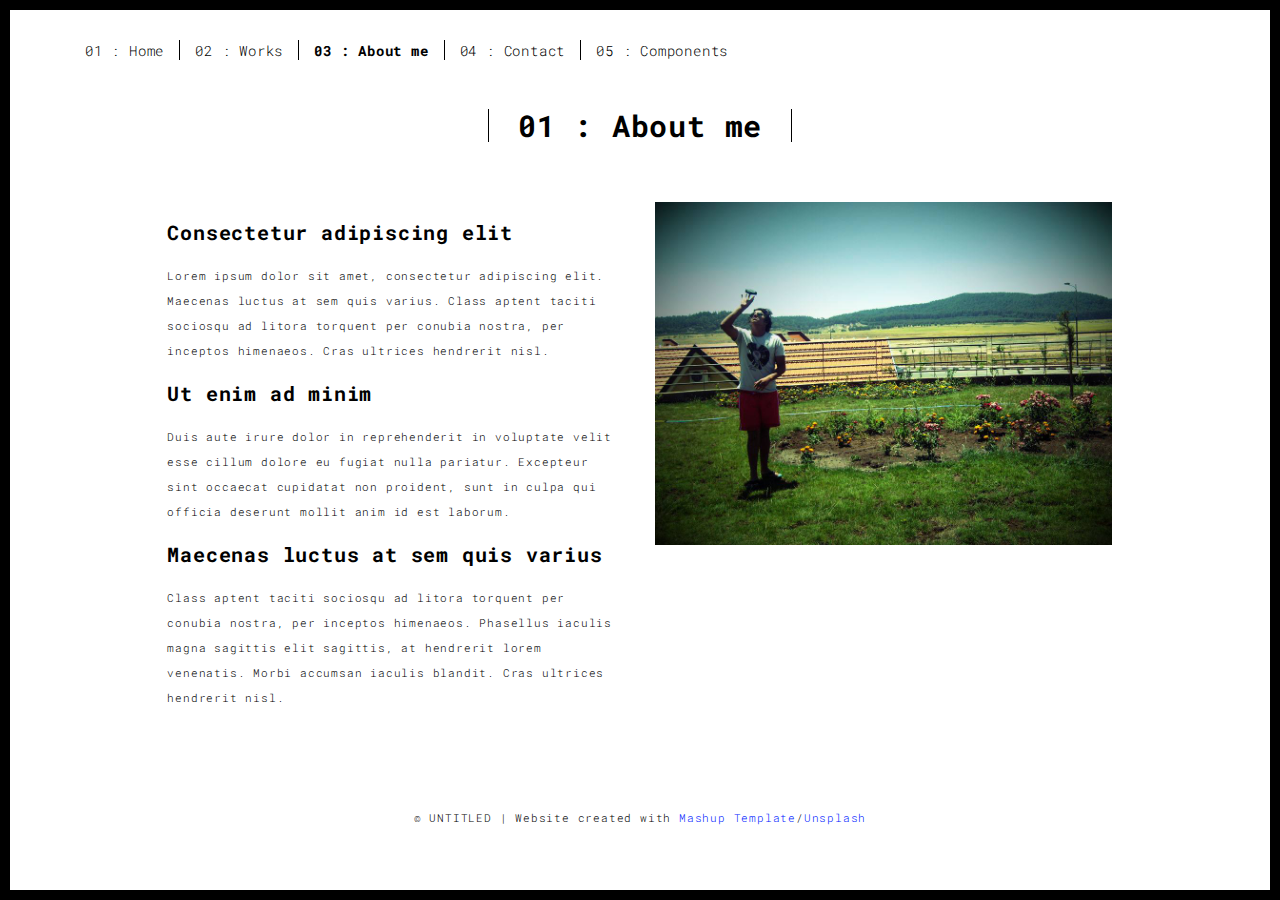
<file: about.html>
<!DOCTYPE html>
<html lang="en">

<head>
  <meta charset="UTF-8">
  <meta content="IE=edge" http-equiv="X-UA-Compatible">
  <meta content="width=device-width,initial-scale=1" name="viewport">
  <meta content="description" name="description">
  <meta name="google" content="notranslate" />
  <meta content="Mashup templates have been developped by Orson.io team" name="author">

  <!-- Disable tap highlight on IE -->
  <meta name="msapplication-tap-highlight" content="no">
  
  <link rel="apple-touch-icon" sizes="180x180" href="apple-icon-180x180.png">
  <link href="favicon.ico" rel="icon">

  <title>About</title>  

<link href="./main.3f6952e4.css" rel="stylesheet"></head>

<body class="">
<div id="site-border-left"></div>
<div id="site-border-right"></div>
<div id="site-border-top"></div>
<div id="site-border-bottom"></div>
 <!-- Add your content of header -->
<header>
  <nav class="navbar  navbar-fixed-top navbar-default">
    <div class="container">
        <button type="button" class="navbar-toggle collapsed" data-toggle="collapse" data-target="#navbar-collapse" aria-expanded="false">
          <span class="sr-only">Toggle navigation</span>
          <span class="icon-bar"></span>
          <span class="icon-bar"></span>
          <span class="icon-bar"></span>
        </button>

      <div class="collapse navbar-collapse" id="navbar-collapse">
        <ul class="nav navbar-nav ">
          <li><a href="./index.html" title="">01 : Home</a></li>
          <li><a href="./works.html" title="">02 : Works</a></li>
          <li><a href="./about.html" title="">03 : About me</a></li>
          <li><a href="./contact.html" title="">04 : Contact</a></li>
          <li><a href="./components.html" title="">05 : Components</a></li>
        </ul>


      </div> 
    </div>
  </nav>
</header>

<div class="section-container">
    <div class="container">
      <div class="row">
        <div class="col-xs-12">
          <div class="section-container-spacer text-center">
            <h1 class="h2">01 : About me</h1>
          </div>
          
          <div class="row">
            <div class="col-md-10 col-md-offset-1">
              <div class="row">
                <div class="col-xs-12 col-md-6">
                  <h3>Consectetur adipiscing elit</h3>
                  <p>Lorem ipsum dolor sit amet, consectetur adipiscing elit. Maecenas luctus at sem quis varius. 
                  Class aptent taciti sociosqu ad litora torquent per conubia nostra, per inceptos himenaeos. Cras ultrices hendrerit nisl.</p>
                  <h3>Ut enim ad minim </h3>
                  <p>Duis aute irure dolor in reprehenderit in voluptate velit esse
                  cillum dolore eu fugiat nulla pariatur. Excepteur sint occaecat cupidatat non
                  proident, sunt in culpa qui officia deserunt mollit anim id est laborum. 
                  <h3>Maecenas luctus at sem quis varius</h3>
                  <p>
                  Class aptent taciti sociosqu ad litora torquent per conubia nostra, per inceptos himenaeos. Phasellus iaculis magna sagittis elit sagittis, at hendrerit lorem venenatis. Morbi accumsan iaculis blandit. Cras ultrices hendrerit nisl.</p>
                </div>
                <div class="col-xs-12 col-md-6">
                  <img src="profil.jpg" class="img-responsive"  height="1000" width="600" alt="">
                </div>
              </div>
            </div>
          </div>
          
          
       </div>
      </div>
    </div>
  </div>


<footer class="footer-container text-center">
  <div class="container">
    <div class="row">
      <div class="col-xs-12">
        <p>© UNTITLED | Website created with <a href="http://www.mashup-template.com/" title="Create website with free html template">Mashup Template</a>/<a href="https://www.unsplash.com/" title="Beautiful Free Images">Unsplash</a></p>
      </div>
    </div>
  </div>
</footer>

<script>
  document.addEventListener("DOMContentLoaded", function (event) {
     navActivePage();
  });
</script>

<!-- Google Analytics: change UA-XXXXX-X to be your site's ID 

<script>
  (function (i, s, o, g, r, a, m) {
    i['GoogleAnalyticsObject'] = r; i[r] = i[r] || function () {
      (i[r].q = i[r].q || []).push(arguments)
    }, i[r].l = 1 * new Date(); a = s.createElement(o),
      m = s.getElementsByTagName(o)[0]; a.async = 1; a.src = g; m.parentNode.insertBefore(a, m)
  })(window, document, 'script', '//www.google-analytics.com/analytics.js', 'ga');
  ga('create', 'UA-XXXXX-X', 'auto');
  ga('send', 'pageview');
</script>

--> <script type="text/javascript" src="./main.70a66962.js"></script></body>

</html>
</file>
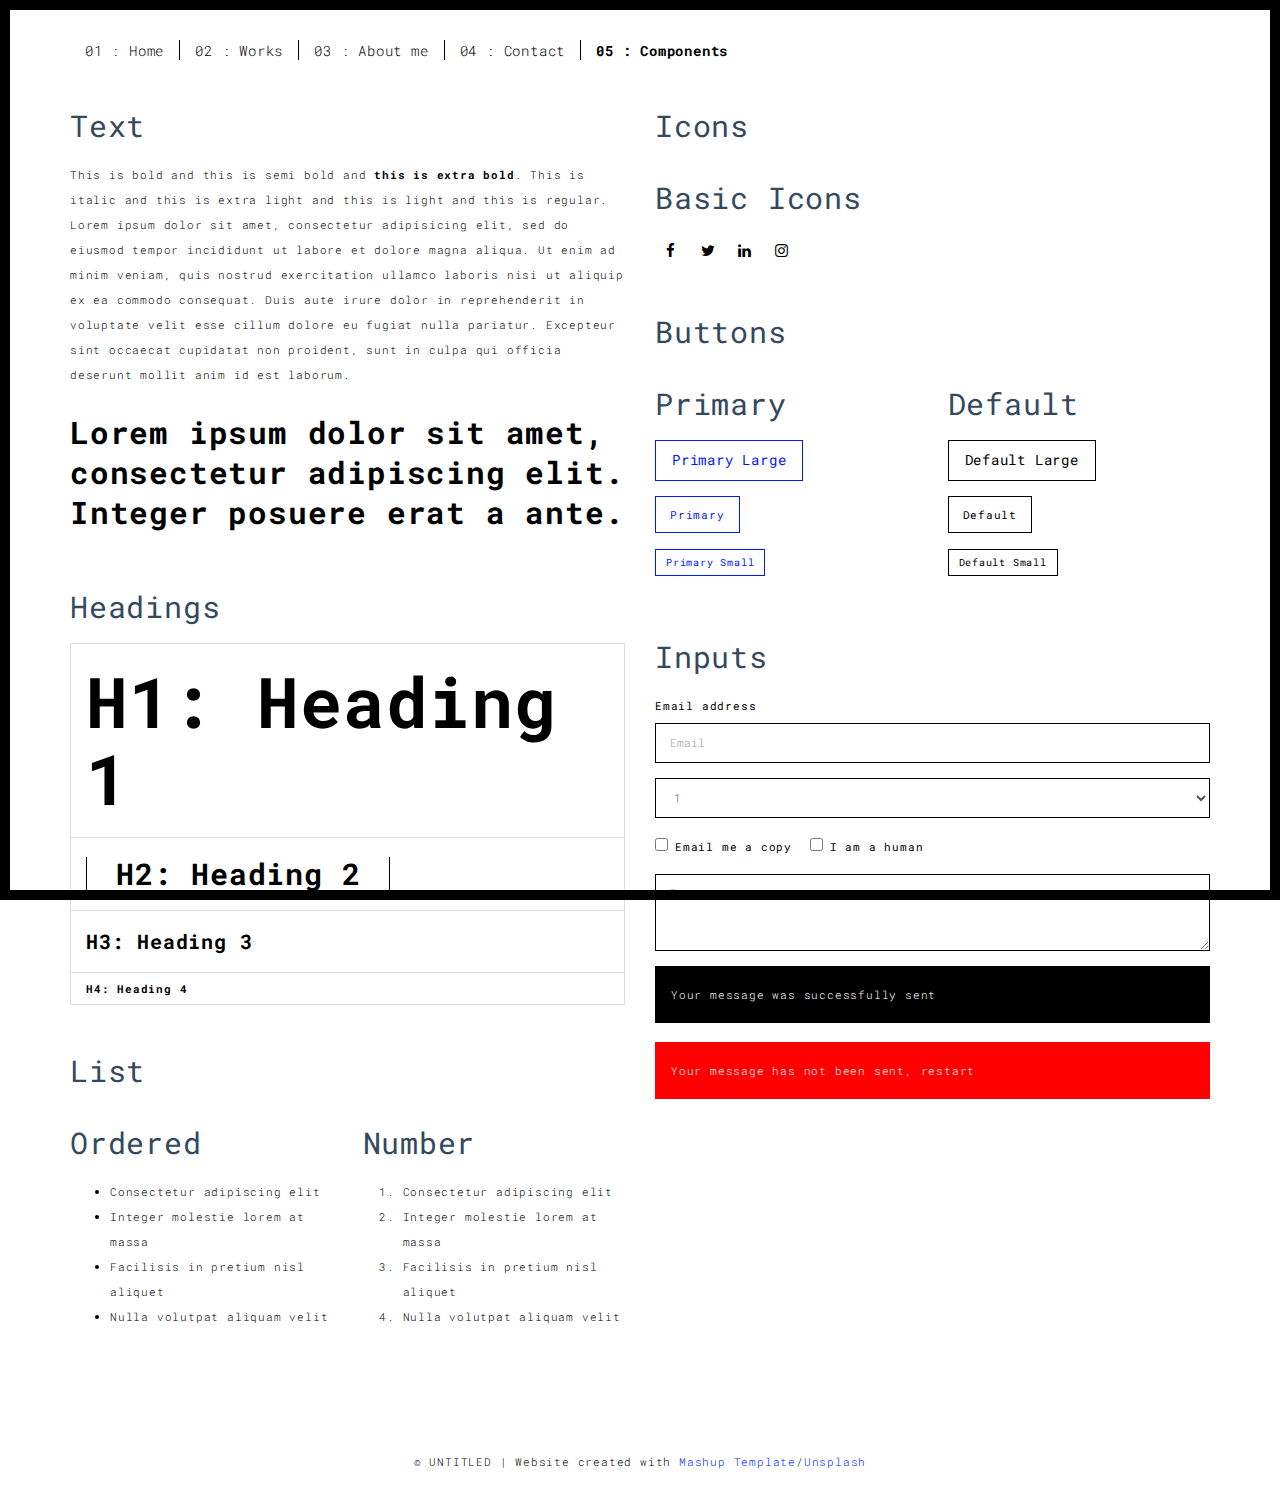
<file: components.html>
<!DOCTYPE html>
<html lang="en">

<head>
  <meta charset="UTF-8">
  <meta content="IE=edge" http-equiv="X-UA-Compatible">
  <meta content="width=device-width,initial-scale=1" name="viewport">
  <meta content="description" name="description">
  <meta name="google" content="notranslate" />
  <meta content="Mashup templates have been developped by Orson.io team" name="author">

  <!-- Disable tap highlight on IE -->
  <meta name="msapplication-tap-highlight" content="no">
  
  <link rel="apple-touch-icon" sizes="180x180" href="apple-icon-180x180.png">
  <link href="favicon.ico" rel="icon">

  <title>Components</title>  

<link href="./main.3f6952e4.css" rel="stylesheet"></head>

<body class="">
<div id="site-border-left"></div>
<div id="site-border-right"></div>
<div id="site-border-top"></div>
<div id="site-border-bottom"></div>
 <!-- Add your content of header -->
<header>
  <nav class="navbar  navbar-fixed-top navbar-default">
    <div class="container">
        <button type="button" class="navbar-toggle collapsed" data-toggle="collapse" data-target="#navbar-collapse" aria-expanded="false">
          <span class="sr-only">Toggle navigation</span>
          <span class="icon-bar"></span>
          <span class="icon-bar"></span>
          <span class="icon-bar"></span>
        </button>

      <div class="collapse navbar-collapse" id="navbar-collapse">
        <ul class="nav navbar-nav ">
          <li><a href="./index.html" title="">01 : Home</a></li>
          <li><a href="./works.html" title="">02 : Works</a></li>
          <li><a href="./about.html" title="">03 : About me</a></li>
          <li><a href="./contact.html" title="">04 : Contact</a></li>
          <li><a href="./components.html" title="">05 : Components</a></li>
        </ul>


      </div> 
    </div>
  </nav>
</header>

<div class="section-container">
  
<!-- Add your site or app content here -->
  <div class="container">
    <div class="row">
      <div class="col-xs-12 col-md-6">

        <div class="template-example">
          <h2 class="template-title-example">Text</h2>
          <p>This is bold and this is semi bold and <b>this is extra bold</b>. This is italic and this is extra light and this is light
          and this is regular. Lorem ipsum dolor sit amet, consectetur adipisicing elit, sed do eiusmod
          tempor incididunt ut labore et dolore magna aliqua. Ut enim ad minim veniam,
          quis nostrud exercitation ullamco laboris nisi ut aliquip ex ea commodo
          consequat. Duis aute irure dolor in reprehenderit in voluptate velit esse
          cillum dolore eu fugiat nulla pariatur. Excepteur sint occaecat cupidatat non
          proident, sunt in culpa qui officia deserunt mollit anim id est laborum.

          <blockquote>
            <p>Lorem ipsum dolor sit amet, consectetur adipiscing elit. Integer posuere erat a ante.</p>
          </blockquote>
          
          </p>
        </div>

        <div class="template-example">
          <h2 class="template-title-example">Headings</h2>
          
          <table class="table table-bordered">
            <tr><td><h1>H1: Heading 1</h1></td></tr>
            <tr><td><h2>H2: Heading 2</h2></td></tr>
            <tr><td><h3>H3: Heading 3</h3></td></tr>
            <tr><td><h4>H4: Heading 4</h4></td></tr>
          </table>
          
        </div>

        
        <div class="template-example">
          <h2 class="template-title-example">List</h2>
          <div class="row">
            <div class="col-md-6">
              <h3 class="template-title-example">Ordered</h3>
              <ul>
                <li>Consectetur adipiscing elit</li>
                <li>Integer molestie lorem at massa</li>
                <li>Facilisis in pretium nisl aliquet</li>
                <li>Nulla volutpat aliquam velit</li>
              </ul>
            </div>
            <div class="col-md-6">
              <h3 class="template-title-example">Number</h3>
              <ol>
                <li>Consectetur adipiscing elit</li>
                <li>Integer molestie lorem at massa</li>
                <li>Facilisis in pretium nisl aliquet</li>
                <li>Nulla volutpat aliquam velit</li>
              </ol>
            </div>
          </div>
        </div>
        
      </div>

      <div class="col-xs-12 col-md-6">
        <div class="template-example">
          <h2 class="template-title-example">Icons</h2>
          
          <div class="row">
            
            <div class="col-md-6">
               <h3 class="template-title-example">Basic Icons</h2>
                <ul class="list-icons">
                  <li>
                    <span class="fa-icon">
                      <i class="fa fa-facebook"></i>
                    </span>
                  </li>
                  <li>
                    <span class="fa-icon">
                      <i class="fa fa-twitter"></i>
                    </span>
                  </li>
                  <li>
                    <span class="fa-icon">
                      <i class="fa fa-linkedin"></i>
                    </span>
                  </li>
                  <li>
                    <span class="fa-icon">
                      <i class="fa fa-instagram"></i>
                    </span>
                  </li>
                </ul>
            </div>

          </div>


          


        </div>

        <div class="template-example">
          <h2 class="template-title-example">Buttons</h2>
          <div class="row">
            <div class="col-md-6">
              <h3 class="template-title-example">Primary</h2>
              <div class="row">
                  <div class="col-md-6">
                  <p><a href="" class="btn btn-primary btn-lg">Primary Large</a></p>
                  <p><a href="" class="btn btn-primary">Primary </a></p>
                  <p><a href="" class="btn btn-primary btn-sm">Primary Small</a></p>
                </div>
              </div>

              
            </div>

            <div class="col-md-6">
              <h3 class="template-title-example">Default</h2>
              <div class="row">
                  <div class="col-md-6">
                  <p><a href="" class="btn btn-default btn-lg">Default Large</a></p>
                  <p><a href="" class="btn btn-default">Default </a></p>
                  <p><a href="" class="btn btn-default btn-sm">Default Small</a></p>
                </div>
              </div>

            </div>
          </div>
        </div>
        
        <div class="template-example">
          <h2 class="template-title-example">Inputs</h2>

            <div class="form-group">
              <label for="exampleInputEmail1">Email address</label>
              <input type="email" class="form-control" id="exampleInputEmail1" placeholder="Email">
            </div>

            <div class="form-group">
              <select class="form-control">
                <option>1</option>
                <option>2</option>
                <option>3</option>
                <option>4</option>
                <option>5</option>
              </select>
            </div>

            <div class="form-group">
              <label class="checkbox-inline">
                <input 
                type="checkbox" id="inlineCheckbox1" value="option1"> Email me a copy
              </label>
              <label class="checkbox-inline">
                <input type="checkbox" id="inlineCheckbox2" value="option2"> I am a human
              </label>
            </div>

            <div class="form-group">
              <textarea class="form-control" rows="3" placeholder="Enter your message"></textarea>
            </div>
            
            <div class="alert alert-success" role="alert">Your message was successfully sent</div>
            <div class="alert alert-danger" role="alert">Your message has not been sent, restart</div>
        </div>




      </div>
    </div>
  </div>
</div>

<footer class="footer-container text-center">
  <div class="container">
    <div class="row">
      <div class="col-xs-12">
        <p>© UNTITLED | Website created with <a href="http://www.mashup-template.com/" title="Create website with free html template">Mashup Template</a>/<a href="https://www.unsplash.com/" title="Beautiful Free Images">Unsplash</a></p>
      </div>
    </div>
  </div>
</footer>

<script>
  document.addEventListener("DOMContentLoaded", function (event) {
     navActivePage();
  });
</script>

<!-- Google Analytics: change UA-XXXXX-X to be your site's ID 

<script>
  (function (i, s, o, g, r, a, m) {
    i['GoogleAnalyticsObject'] = r; i[r] = i[r] || function () {
      (i[r].q = i[r].q || []).push(arguments)
    }, i[r].l = 1 * new Date(); a = s.createElement(o),
      m = s.getElementsByTagName(o)[0]; a.async = 1; a.src = g; m.parentNode.insertBefore(a, m)
  })(window, document, 'script', '//www.google-analytics.com/analytics.js', 'ga');
  ga('create', 'UA-XXXXX-X', 'auto');
  ga('send', 'pageview');
</script>

--> <script type="text/javascript" src="./main.70a66962.js"></script></body>

</html>
</file>
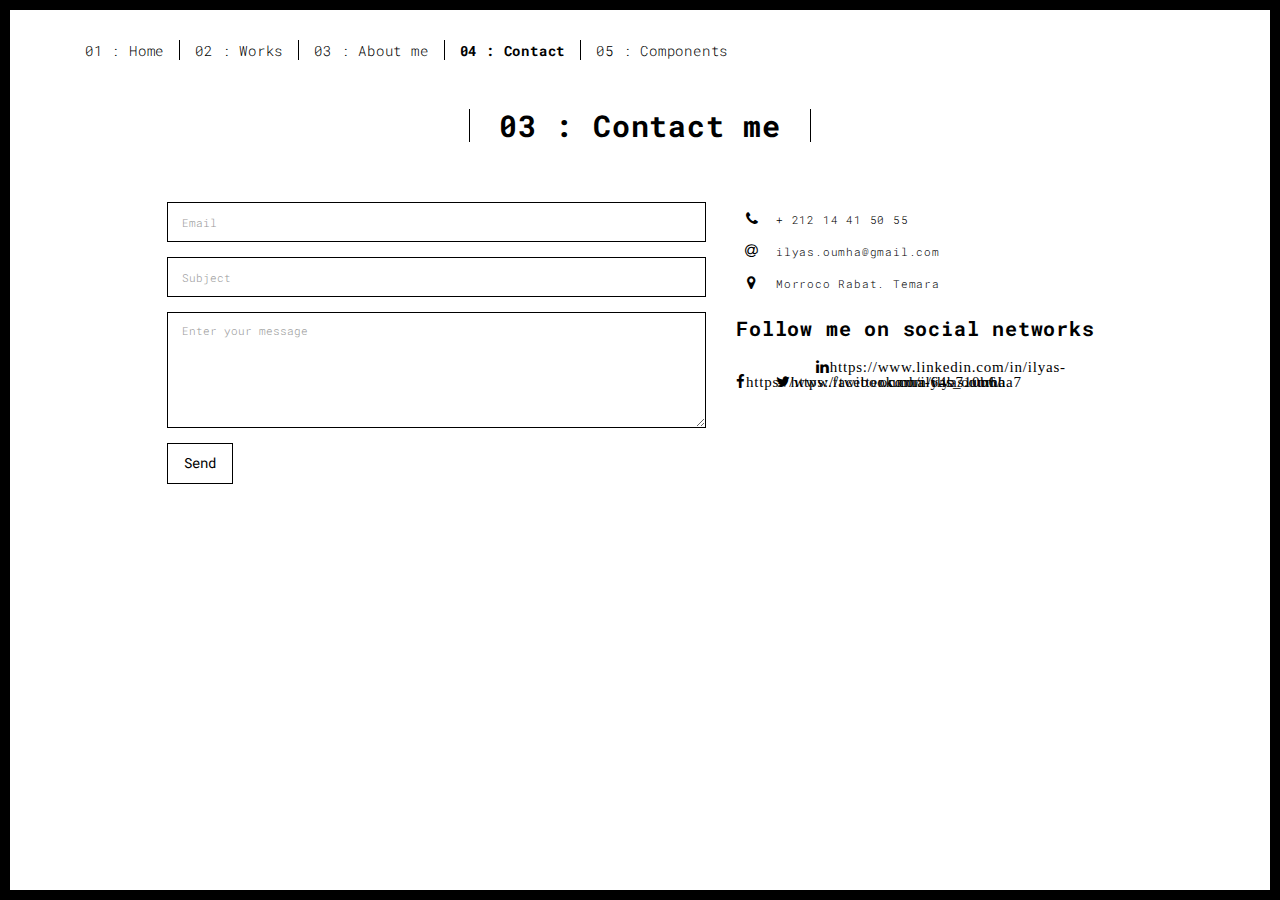
<file: contact.html>
<!DOCTYPE html>
<html lang="en">

<head>
  <meta charset="UTF-8">
  <meta content="IE=edge" http-equiv="X-UA-Compatible">
  <meta content="width=device-width,initial-scale=1" name="viewport">
  <meta content="description" name="description">
  <meta name="google" content="notranslate" />
  <meta content="Mashup templates have been developped by Orson.io team" name="author">

  <!-- Disable tap highlight on IE -->
  <meta name="msapplication-tap-highlight" content="no">
  
  <link rel="apple-touch-icon" sizes="180x180" href="apple-icon-180x180.png">
  <link href="favicon.ico" rel="icon">

  <title>My Contact</title>  

<link href="./main.3f6952e4.css" rel="stylesheet"></head>

<body class="">
<div id="site-border-left"></div>
<div id="site-border-right"></div>
<div id="site-border-top"></div>
<div id="site-border-bottom"></div>
 <!-- Add your content of header -->
<header>
  <nav class="navbar  navbar-fixed-top navbar-default">
    <div class="container">
        <button type="button" class="navbar-toggle collapsed" data-toggle="collapse" data-target="#navbar-collapse" aria-expanded="false">
          <span class="sr-only">Toggle navigation</span>
          <span class="icon-bar"></span>
          <span class="icon-bar"></span>
          <span class="icon-bar"></span>
        </button>

      <div class="collapse navbar-collapse" id="navbar-collapse">
        <ul class="nav navbar-nav ">
          <li><a href="./index.html" title="">01 : Home</a></li>
          <li><a href="./works.html" title="">02 : Works</a></li>
          <li><a href="./about.html" title="">03 : About me</a></li>
          <li><a href="./contact.html" title="">04 : Contact</a></li>
          <li><a href="./components.html" title="">05 : Components</a></li>
        </ul>


      </div> 
    </div>
  </nav>
</header>

<div class="section-container">
    <div class="container">
      <div class="row">
        <div class="col-xs-12">
          <div class="section-container-spacer text-center">
            <h1 class="h2">03 : Contact me</h1>
          </div>
          
          <div class="row">
            <div class="col-md-10 col-md-offset-1">
               <form action="" class="reveal-content">
                  <div class="row">
                    <div class="col-md-7">
                      <div class="form-group">
                        <input type="email" class="form-control" id="email" placeholder="Email">
                      </div>
                      <div class="form-group">
                        <input type="text" class="form-control" id="subject" placeholder="Subject">
                      </div>
                      <div class="form-group">
                        <textarea class="form-control" rows="5" placeholder="Enter your message"></textarea>
                      </div>
                      <button type="submit" class="btn btn-default btn-lg">Send</button>
                    </div>
                    <div class="col-md-5 address-container">
                      <ul class="list-unstyled">
                        <li>
                          <span class="fa-icon">
                            <i class="fa fa-phone" aria-hidden="true"></i>
                          </span>
                          + 212 14 41 50 55
                        </li>
                        <li>
                          <span class="fa-icon">
                            <i class="fa fa-at" aria-hidden="true"></i>
                          </span>
                          ilyas.oumha@gmail.com
                        </li>
                        <li>
                          <span class="fa-icon">
                            <i class="fa fa fa-map-marker" aria-hidden="true"></i>
                          </span>
                          Morroco Rabat. Temara
                        </li>
                      </ul>
                      <h3>Follow me on social networks</h3>
                      <a href="http://www.facebook.com" title="" class="fa-icon">
                        <i class="fa fa-facebook">https://www.facebook.com/ilyas.oumha7</i>
                      </a>
                      <a href="http://www.twitter.com" title="" class="fa-icon">
                        <i class="fa fa-twitter">https://twitter.com/ilyas_oumha</i>
                      </a>

                      <a href="http://www.linkedin.com" title="" class="fa-icon">
                        <i class="fa fa-linkedin">https://www.linkedin.com/in/ilyas-oumha-64b710b6/</i>
                      </a>

                    </div>
                  </div>
                </form>
            </div>

          </div>
         
       </div>
      </div>
    </div>
  </div>



<script>
  document.addEventListener("DOMContentLoaded", function (event) {
     navActivePage();
  });
</script>

<!-- Google Analytics: change UA-XXXXX-X to be your site's ID 

<script>
  (function (i, s, o, g, r, a, m) {
    i['GoogleAnalyticsObject'] = r; i[r] = i[r] || function () {
      (i[r].q = i[r].q || []).push(arguments)
    }, i[r].l = 1 * new Date(); a = s.createElement(o),
      m = s.getElementsByTagName(o)[0]; a.async = 1; a.src = g; m.parentNode.insertBefore(a, m)
  })(window, document, 'script', '//www.google-analytics.com/analytics.js', 'ga');
  ga('create', 'UA-XXXXX-X', 'auto');
  ga('send', 'pageview');
</script>

--> <script type="text/javascript" src="./main.70a66962.js"></script></body>

</html>
</file>
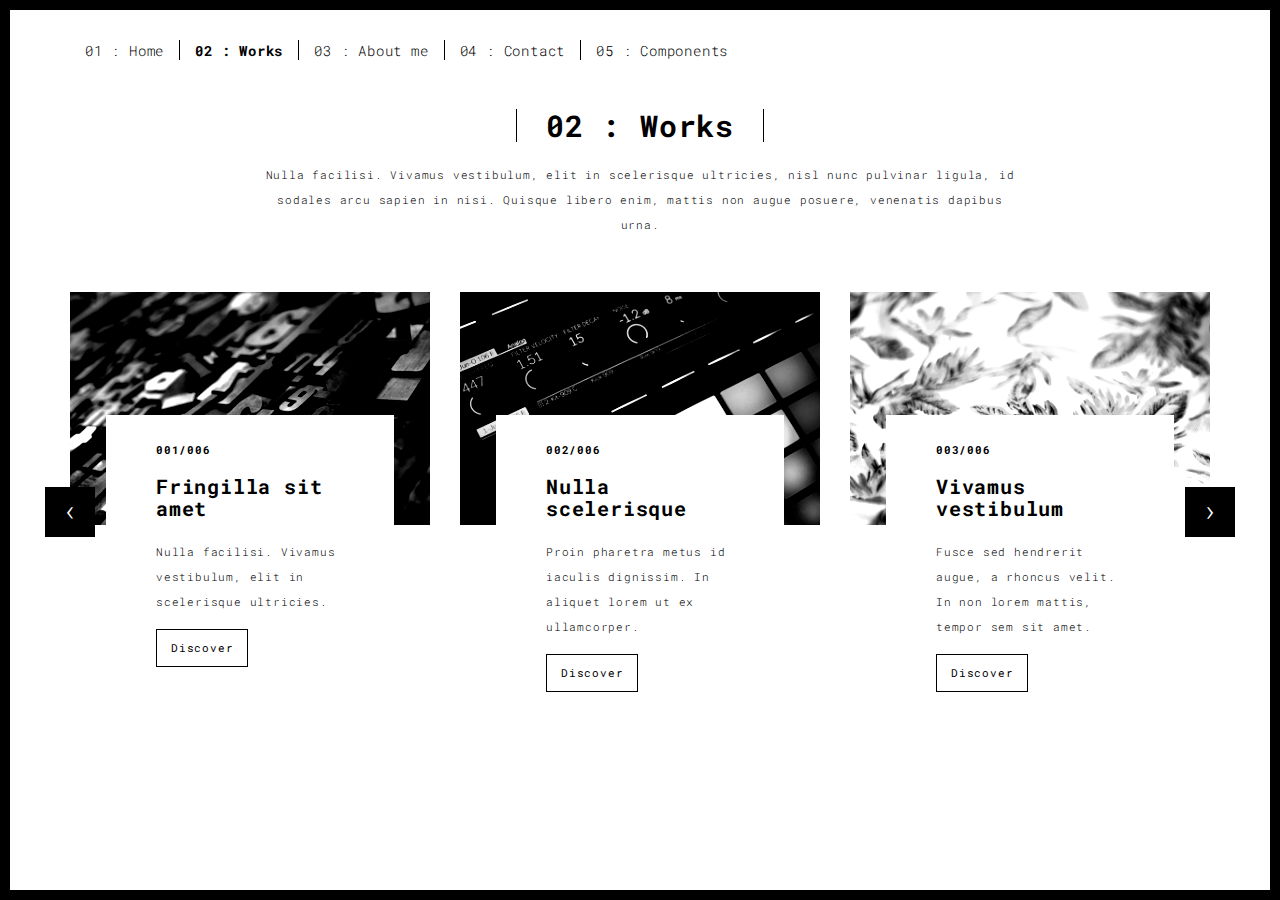
<file: works.html>
<!DOCTYPE html>
<html lang="en">

<head>
  <meta charset="UTF-8">
  <meta content="IE=edge" http-equiv="X-UA-Compatible">
  <meta content="width=device-width,initial-scale=1" name="viewport">
  <meta content="description" name="description">
  <meta name="google" content="notranslate" />
  <meta content="Mashup templates have been developped by Orson.io team" name="author">

  <!-- Disable tap highlight on IE -->
  <meta name="msapplication-tap-highlight" content="no">
  
  <link rel="apple-touch-icon" sizes="180x180" href="apple-icon-180x180.png">
  <link href="favicon.ico" rel="icon">

  <title>Works</title>  

<link href="./main.3f6952e4.css" rel="stylesheet"></head>

<body class="">
<div id="site-border-left"></div>
<div id="site-border-right"></div>
<div id="site-border-top"></div>
<div id="site-border-bottom"></div>
 <!-- Add your content of header -->
<header>
  <nav class="navbar  navbar-fixed-top navbar-default">
    <div class="container">
        <button type="button" class="navbar-toggle collapsed" data-toggle="collapse" data-target="#navbar-collapse" aria-expanded="false">
          <span class="sr-only">Toggle navigation</span>
          <span class="icon-bar"></span>
          <span class="icon-bar"></span>
          <span class="icon-bar"></span>
        </button>

      <div class="collapse navbar-collapse" id="navbar-collapse">
        <ul class="nav navbar-nav ">
          <li><a href="./index.html" title="">01 : Home</a></li>
          <li><a href="./works.html" title="">02 : Works</a></li>
          <li><a href="./about.html" title="">03 : About me</a></li>
          <li><a href="./contact.html" title="">04 : Contact</a></li>
          <li><a href="./components.html" title="">05 : Components</a></li>
        </ul>


      </div> 
    </div>
  </nav>
</header>

<div class="section-container">
  <div class="container">
    <div class="row">
      
      <div class="col-sm-8 col-sm-offset-2 section-container-spacer">
        <div class="text-center">
          <h1 class="h2">02 : Works</h1>
          <p>Nulla facilisi. Vivamus vestibulum, elit in scelerisque ultricies, nisl nunc pulvinar ligula, id sodales arcu sapien in nisi. Quisque libero enim, mattis non augue posuere, venenatis dapibus urna.</p>
        </div>
      </div>

      <div class="col-md-12">
     
      <div id="myCarousel" class="carousel slide projects-carousel">
        <!-- Carousel items -->
        <div class="carousel-inner">
            <div class="item active">
                <div class="row">
                    <div class="col-sm-4">

                      <a href="./work.html" title="" class="black-image-project-hover">
                        <img src="work01-hover.jpg" alt="" class="img-responsive">
                      </a>
                      <div class="card-container card-container-lg">
                        <h4>001/006</h4>
                        <h3>Fringilla sit amet</h3>
                        <p>Nulla facilisi. Vivamus vestibulum, elit in scelerisque ultricies.</p>
                        <a href="./work.html" title="" class="btn btn-default">Discover</a>
                      </div>
                    </div>
                    <div class="col-sm-4">
                      <a href="./work.html" title="" class="black-image-project-hover">
                        <img src="work02-hover.jpg" alt="" class="img-responsive">
                      </a>
                      <div class="card-container card-container-lg">
                        <h4>002/006</h4>
                        <h3>Nulla scelerisque</h3>
                        <p>Proin pharetra metus id iaculis dignissim. In aliquet lorem ut ex ullamcorper.</p>
                        <a href="./work.html" title="" class="btn btn-default">Discover</a>
                      </div>
                    </div>
                    <div class="col-sm-4">
                      <a href="./work.html" title="" class="black-image-project-hover">
                        <img src="work03-hover.jpg" alt="" class="img-responsive">
                      </a>
                      <div class="card-container card-container-lg">
                        <h4>003/006</h4>
                        <h3>Vivamus vestibulum</h3>
                        <p>Fusce sed hendrerit augue, a rhoncus velit. In non lorem mattis, tempor sem sit amet.</p>
                        <a href="./work.html" title="" class="btn btn-default">Discover</a>
                      </div>
                    </div>
                    
                </div>
                <!--/row-->
            </div>
            <!--/item-->
            <div class="item">
                <div class="row">
                  <div class="col-sm-4">
                    <a href="./work.html" class="black-image-project-hover">
                      <img src="work02-hover.jpg" alt="Image" class="img-responsive">
                    </a>
                    <div class="card-container">
                      <h4>004/006</h4>
                      <h3>Nulla scelerisque</h3>
                      <p>Proin pharetra metus id iaculis dignissim. In aliquet lorem ut ex ullamcorper.</p>
                      <a href="./work.html" class="btn btn-default">Discover</a>
                    </div>
                  </div>
                   <div class="col-sm-4">
                      <a href="./work.html" class="black-image-project-hover">
                        <img src="work01-hover.jpg" alt="Image" class="img-responsive">
                      </a>
                      <div class="card-container">
                        <h4>005/006</h4>
                        <h3>Fringilla sit amet</h3>
                        <p>Nulla facilisi. Vivamus vestibulum, elit in scelerisque ultricies.</p>
                        <a href="./work.html" class="btn btn-default">Discover</a>
                      </div>
                    </div>
                    
                    <div class="col-sm-4">
                      <a href="./work.html" class="black-image-project-hover">
                        <img src="work03-hover.jpg" alt="Image" class="img-responsive">
                      </a>
                      <div class="card-container">
                        <h4>006/006</h4>
                        <h3>Vivamus vestibulum</h3>
                        <p>Fusce sed hendrerit augue, a rhoncus velit. In non lorem mattis, tempor sem sit amet.</p>
                        <a href="./work.html" class="btn btn-default">Discover</a>
                      </div>
                    </div>
                    
                </div>
                <!--/row-->
            </div>
            
            <!--/item-->
        </div>
        <!--/carousel-inner--> 
        <a class="left carousel-control" href="#myCarousel" data-slide="prev">‹</a>

        <a class="right carousel-control" href="#myCarousel" data-slide="next">›</a>
     </div>



    <!--/myCarousel-->
    </div>



    </div>
  </div>
</div>


<script>
  document.addEventListener("DOMContentLoaded", function (event) {
     navActivePage();
  });
</script>

<!-- Google Analytics: change UA-XXXXX-X to be your site's ID 

<script>
  (function (i, s, o, g, r, a, m) {
    i['GoogleAnalyticsObject'] = r; i[r] = i[r] || function () {
      (i[r].q = i[r].q || []).push(arguments)
    }, i[r].l = 1 * new Date(); a = s.createElement(o),
      m = s.getElementsByTagName(o)[0]; a.async = 1; a.src = g; m.parentNode.insertBefore(a, m)
  })(window, document, 'script', '//www.google-analytics.com/analytics.js', 'ga');
  ga('create', 'UA-XXXXX-X', 'auto');
  ga('send', 'pageview');
</script>

--> <script type="text/javascript" src="./main.70a66962.js"></script></body>

</html>
</file>
<file: main.3f6952e4.css>
@import url(https://fonts.googleapis.com/css?family=Roboto:900|Roboto+Mono:300,400,700);@import url(https://maxcdn.bootstrapcdn.com/font-awesome/4.7.0/css/font-awesome.min.css);/*!
 * Bootstrap v3.3.7 (http://getbootstrap.com)
 * Copyright 2011-2016 Twitter, Inc.
 * Licensed under MIT (https://github.com/twbs/bootstrap/blob/master/LICENSE)
 */
/*! normalize.css v3.0.3 | MIT License | github.com/necolas/normalize.css */html{font-family:sans-serif;-ms-text-size-adjust:100%;-webkit-text-size-adjust:100%}body{margin:0}article,aside,details,figcaption,figure,footer,header,hgroup,main,menu,nav,section,summary{display:block}audio,canvas,progress,video{display:inline-block;vertical-align:baseline}audio:not([controls]){display:none;height:0}[hidden],template{display:none}a{background-color:transparent}a:active,a:hover{outline:0}abbr[title]{border-bottom:1px dotted}b,strong{font-weight:700}dfn{font-style:italic}h1{font-size:2em;margin:.67em 0}mark{background:#ff0;color:#000}small{font-size:80%}sub,sup{font-size:75%;line-height:0;position:relative;vertical-align:baseline}sup{top:-.5em}sub{bottom:-.25em}img{border:0}svg:not(:root){overflow:hidden}figure{margin:1em 40px}hr{box-sizing:content-box;height:0}pre{overflow:auto}code,kbd,pre,samp{font-family:monospace,monospace;font-size:1em}button,input,optgroup,select,textarea{color:inherit;font:inherit;margin:0}button{overflow:visible}button,select{text-transform:none}button,html input[type=button],input[type=reset],input[type=submit]{-webkit-appearance:button;cursor:pointer}button[disabled],html input[disabled]{cursor:default}button::-moz-focus-inner,input::-moz-focus-inner{border:0;padding:0}input{line-height:normal}input[type=checkbox],input[type=radio]{box-sizing:border-box;padding:0}input[type=number]::-webkit-inner-spin-button,input[type=number]::-webkit-outer-spin-button{height:auto}input[type=search]{-webkit-appearance:textfield;box-sizing:content-box}input[type=search]::-webkit-search-cancel-button,input[type=search]::-webkit-search-decoration{-webkit-appearance:none}fieldset{border:1px solid silver;margin:0 2px;padding:.35em .625em .75em}textarea{overflow:auto}optgroup{font-weight:700}table{border-collapse:collapse;border-spacing:0}td,th{padding:0}

/*! Source: https://github.com/h5bp/html5-boilerplate/blob/master/src/css/main.css */@media print{*,:after,:before{background:transparent!important;color:#000!important;box-shadow:none!important;text-shadow:none!important}a,a:visited{text-decoration:underline}a[href]:after{content:" (" attr(href) ")"}abbr[title]:after{content:" (" attr(title) ")"}a[href^="#"]:after,a[href^="javascript:"]:after{content:""}blockquote,pre{border:1px solid #999;page-break-inside:avoid}thead{display:table-header-group}img,tr{page-break-inside:avoid}img{max-width:100%!important}h2,h3,p{orphans:3;widows:3}h2,h3{page-break-after:avoid}.navbar{display:none}.btn>.caret,.dropup>.btn>.caret{border-top-color:#000!important}.label{border:1px solid #000}.table{border-collapse:collapse!important}.table td,.table th{background-color:#fff!important}.table-bordered td,.table-bordered th{border:1px solid #ddd!important}}*,:after,:before{-webkit-box-sizing:border-box;-moz-box-sizing:border-box;box-sizing:border-box}html{font-size:10px;-webkit-tap-highlight-color:transparent}body{font-family:Roboto Mono,Helvetica,Arial,sans-serif;font-size:11px;line-height:1.78;color:#000;background-color:#fff}button,input,select,textarea{font-family:inherit;font-size:inherit;line-height:inherit}a{color:#001aff;text-decoration:none}a:focus,a:hover{color:#0012b3;text-decoration:underline}a:focus{outline:5px auto -webkit-focus-ring-color;outline-offset:-2px}figure{margin:0}img{vertical-align:middle}.img-responsive{display:block;max-width:100%;height:auto}.img-rounded{border-radius:0}.img-thumbnail{padding:4px;line-height:1.78;background-color:#fff;border:1px solid #ddd;border-radius:0;-webkit-transition:all .2s ease-in-out;-o-transition:all .2s ease-in-out;transition:all .2s ease-in-out;display:inline-block;max-width:100%;height:auto}.img-circle{border-radius:50%}hr{margin-top:19px;margin-bottom:19px;border:0;border-top:1px solid #eee}.sr-only{position:absolute;width:1px;height:1px;margin:-1px;padding:0;overflow:hidden;clip:rect(0,0,0,0);border:0}.sr-only-focusable:active,.sr-only-focusable:focus{position:static;width:auto;height:auto;margin:0;overflow:visible;clip:auto}[role=button]{cursor:pointer}.h1,.h2,.h3,.h4,.h5,.h6,h1,h2,h3,h4,h5,h6{font-family:Roboto Mono,Helvetica,Arial,sans-serif;font-weight:700;line-height:1.1;color:#000}.h1 .small,.h1 small,.h2 .small,.h2 small,.h3 .small,.h3 small,.h4 .small,.h4 small,.h5 .small,.h5 small,.h6 .small,.h6 small,h1 .small,h1 small,h2 .small,h2 small,h3 .small,h3 small,h4 .small,h4 small,h5 .small,h5 small,h6 .small,h6 small{font-weight:400;line-height:1;color:#777}.h1,.h2,.h3,h1,h2,h3{margin-top:19px;margin-bottom:9.5px}.h1 .small,.h1 small,.h2 .small,.h2 small,.h3 .small,.h3 small,h1 .small,h1 small,h2 .small,h2 small,h3 .small,h3 small{font-size:65%}.h4,.h5,.h6,h4,h5,h6{margin-top:9.5px;margin-bottom:9.5px}.h4 .small,.h4 small,.h5 .small,.h5 small,.h6 .small,.h6 small,h4 .small,h4 small,h5 .small,h5 small,h6 .small,h6 small{font-size:75%}.h1,h1{font-size:70px}.h2,h2{font-size:30px}.h3,h3{font-size:20px}.h4,.h5,h4,h5{font-size:11px}.h6,h6{font-size:10px}p{margin:0 0 9.5px}.lead{margin-bottom:19px;font-size:12px;font-weight:300;line-height:1.4}@media (min-width:768px){.lead{font-size:16.5px}}.small,small{font-size:90%}.mark,mark{background-color:#fcf8e3;padding:.2em}.text-left{text-align:left}.text-right{text-align:right}.text-center{text-align:center}.text-justify{text-align:justify}.text-nowrap{white-space:nowrap}.text-lowercase{text-transform:lowercase}.initialism,.text-uppercase{text-transform:uppercase}.text-capitalize{text-transform:capitalize}.text-muted{color:#777}.text-primary{color:#001aff}a.text-primary:focus,a.text-primary:hover{color:#0015cc}.text-success{color:#fff}a.text-success:focus,a.text-success:hover{color:#e6e6e6}.text-info{color:#31708f}a.text-info:focus,a.text-info:hover{color:#245269}.text-warning{color:#8a6d3b}a.text-warning:focus,a.text-warning:hover{color:#66512c}.text-danger{color:#fff}a.text-danger:focus,a.text-danger:hover{color:#e6e6e6}.bg-primary{color:#fff;background-color:#001aff}a.bg-primary:focus,a.bg-primary:hover{background-color:#0015cc}.bg-success,a.bg-success:focus,a.bg-success:hover{background-color:#000}.bg-info{background-color:#d9edf7}a.bg-info:focus,a.bg-info:hover{background-color:#afd9ee}.bg-warning{background-color:#fcf8e3}a.bg-warning:focus,a.bg-warning:hover{background-color:#f7ecb5}.bg-danger{background-color:red}a.bg-danger:focus,a.bg-danger:hover{background-color:#c00}.page-header{padding-bottom:8.5px;margin:38px 0 19px;border-bottom:1px solid #eee}ol,ul{margin-top:0;margin-bottom:9.5px}ol ol,ol ul,ul ol,ul ul{margin-bottom:0}.list-inline,.list-unstyled{padding-left:0;list-style:none}.list-inline{margin-left:-5px}.list-inline>li{display:inline-block;padding-left:5px;padding-right:5px}dl{margin-top:0;margin-bottom:19px}dd,dt{line-height:1.78}dt{font-weight:700}dd{margin-left:0}.dl-horizontal dd:after,.dl-horizontal dd:before{content:" ";display:table}.dl-horizontal dd:after{clear:both}@media (min-width:768px){.dl-horizontal dt{float:left;width:160px;clear:left;text-align:right;overflow:hidden;text-overflow:ellipsis;white-space:nowrap}.dl-horizontal dd{margin-left:180px}}abbr[data-original-title],abbr[title]{cursor:help;border-bottom:1px dotted #777}.initialism{font-size:90%}blockquote{padding:9.5px 19px;margin:0 0 19px;font-size:13.75px;border-left:5px solid #eee}blockquote ol:last-child,blockquote p:last-child,blockquote ul:last-child{margin-bottom:0}blockquote .small,blockquote footer,blockquote small{display:block;font-size:80%;line-height:1.78;color:#777}blockquote .small:before,blockquote footer:before,blockquote small:before{content:"\2014   \A0"}.blockquote-reverse,blockquote.pull-right{padding-right:15px;padding-left:0;border-right:5px solid #eee;border-left:0;text-align:right}.blockquote-reverse .small:before,.blockquote-reverse footer:before,.blockquote-reverse small:before,blockquote.pull-right .small:before,blockquote.pull-right footer:before,blockquote.pull-right small:before{content:""}.blockquote-reverse .small:after,.blockquote-reverse footer:after,.blockquote-reverse small:after,blockquote.pull-right .small:after,blockquote.pull-right footer:after,blockquote.pull-right small:after{content:"\A0   \2014"}address{margin-bottom:19px;font-style:normal;line-height:1.78}code,kbd,pre,samp{font-family:Menlo,Monaco,Consolas,Courier New,monospace}code{color:#c7254e;background-color:#f9f2f4}code,kbd{padding:2px 4px;font-size:90%;border-radius:0}kbd{color:#fff;background-color:#333;box-shadow:inset 0 -1px 0 rgba(0,0,0,.25)}kbd kbd{padding:0;font-size:100%;font-weight:700;box-shadow:none}pre{display:block;padding:9px;margin:0 0 9.5px;font-size:10px;line-height:1.78;word-break:break-all;word-wrap:break-word;color:#333;background-color:#f5f5f5;border:1px solid #ccc;border-radius:0}pre code{padding:0;font-size:inherit;color:inherit;white-space:pre-wrap;background-color:transparent;border-radius:0}.pre-scrollable{max-height:340px;overflow-y:scroll}.container{margin-right:auto;margin-left:auto;padding-left:15px;padding-right:15px}.container:after,.container:before{content:" ";display:table}.container:after{clear:both}@media (min-width:768px){.container{width:750px}}@media (min-width:992px){.container{width:970px}}@media (min-width:1200px){.container{width:1170px}}.container-fluid{margin-right:auto;margin-left:auto;padding-left:15px;padding-right:15px}.container-fluid:after,.container-fluid:before{content:" ";display:table}.container-fluid:after{clear:both}.row{margin-left:-15px;margin-right:-15px}.row:after,.row:before{content:" ";display:table}.row:after{clear:both}.col-lg-1,.col-lg-2,.col-lg-3,.col-lg-4,.col-lg-5,.col-lg-6,.col-lg-7,.col-lg-8,.col-lg-9,.col-lg-10,.col-lg-11,.col-lg-12,.col-md-1,.col-md-2,.col-md-3,.col-md-4,.col-md-5,.col-md-6,.col-md-7,.col-md-8,.col-md-9,.col-md-10,.col-md-11,.col-md-12,.col-sm-1,.col-sm-2,.col-sm-3,.col-sm-4,.col-sm-5,.col-sm-6,.col-sm-7,.col-sm-8,.col-sm-9,.col-sm-10,.col-sm-11,.col-sm-12,.col-xs-1,.col-xs-2,.col-xs-3,.col-xs-4,.col-xs-5,.col-xs-6,.col-xs-7,.col-xs-8,.col-xs-9,.col-xs-10,.col-xs-11,.col-xs-12{position:relative;min-height:1px;padding-left:15px;padding-right:15px}.col-xs-1,.col-xs-2,.col-xs-3,.col-xs-4,.col-xs-5,.col-xs-6,.col-xs-7,.col-xs-8,.col-xs-9,.col-xs-10,.col-xs-11,.col-xs-12{float:left}.col-xs-1{width:8.33333%}.col-xs-2{width:16.66667%}.col-xs-3{width:25%}.col-xs-4{width:33.33333%}.col-xs-5{width:41.66667%}.col-xs-6{width:50%}.col-xs-7{width:58.33333%}.col-xs-8{width:66.66667%}.col-xs-9{width:75%}.col-xs-10{width:83.33333%}.col-xs-11{width:91.66667%}.col-xs-12{width:100%}.col-xs-pull-0{right:auto}.col-xs-pull-1{right:8.33333%}.col-xs-pull-2{right:16.66667%}.col-xs-pull-3{right:25%}.col-xs-pull-4{right:33.33333%}.col-xs-pull-5{right:41.66667%}.col-xs-pull-6{right:50%}.col-xs-pull-7{right:58.33333%}.col-xs-pull-8{right:66.66667%}.col-xs-pull-9{right:75%}.col-xs-pull-10{right:83.33333%}.col-xs-pull-11{right:91.66667%}.col-xs-pull-12{right:100%}.col-xs-push-0{left:auto}.col-xs-push-1{left:8.33333%}.col-xs-push-2{left:16.66667%}.col-xs-push-3{left:25%}.col-xs-push-4{left:33.33333%}.col-xs-push-5{left:41.66667%}.col-xs-push-6{left:50%}.col-xs-push-7{left:58.33333%}.col-xs-push-8{left:66.66667%}.col-xs-push-9{left:75%}.col-xs-push-10{left:83.33333%}.col-xs-push-11{left:91.66667%}.col-xs-push-12{left:100%}.col-xs-offset-0{margin-left:0}.col-xs-offset-1{margin-left:8.33333%}.col-xs-offset-2{margin-left:16.66667%}.col-xs-offset-3{margin-left:25%}.col-xs-offset-4{margin-left:33.33333%}.col-xs-offset-5{margin-left:41.66667%}.col-xs-offset-6{margin-left:50%}.col-xs-offset-7{margin-left:58.33333%}.col-xs-offset-8{margin-left:66.66667%}.col-xs-offset-9{margin-left:75%}.col-xs-offset-10{margin-left:83.33333%}.col-xs-offset-11{margin-left:91.66667%}.col-xs-offset-12{margin-left:100%}@media (min-width:768px){.col-sm-1,.col-sm-2,.col-sm-3,.col-sm-4,.col-sm-5,.col-sm-6,.col-sm-7,.col-sm-8,.col-sm-9,.col-sm-10,.col-sm-11,.col-sm-12{float:left}.col-sm-1{width:8.33333%}.col-sm-2{width:16.66667%}.col-sm-3{width:25%}.col-sm-4{width:33.33333%}.col-sm-5{width:41.66667%}.col-sm-6{width:50%}.col-sm-7{width:58.33333%}.col-sm-8{width:66.66667%}.col-sm-9{width:75%}.col-sm-10{width:83.33333%}.col-sm-11{width:91.66667%}.col-sm-12{width:100%}.col-sm-pull-0{right:auto}.col-sm-pull-1{right:8.33333%}.col-sm-pull-2{right:16.66667%}.col-sm-pull-3{right:25%}.col-sm-pull-4{right:33.33333%}.col-sm-pull-5{right:41.66667%}.col-sm-pull-6{right:50%}.col-sm-pull-7{right:58.33333%}.col-sm-pull-8{right:66.66667%}.col-sm-pull-9{right:75%}.col-sm-pull-10{right:83.33333%}.col-sm-pull-11{right:91.66667%}.col-sm-pull-12{right:100%}.col-sm-push-0{left:auto}.col-sm-push-1{left:8.33333%}.col-sm-push-2{left:16.66667%}.col-sm-push-3{left:25%}.col-sm-push-4{left:33.33333%}.col-sm-push-5{left:41.66667%}.col-sm-push-6{left:50%}.col-sm-push-7{left:58.33333%}.col-sm-push-8{left:66.66667%}.col-sm-push-9{left:75%}.col-sm-push-10{left:83.33333%}.col-sm-push-11{left:91.66667%}.col-sm-push-12{left:100%}.col-sm-offset-0{margin-left:0}.col-sm-offset-1{margin-left:8.33333%}.col-sm-offset-2{margin-left:16.66667%}.col-sm-offset-3{margin-left:25%}.col-sm-offset-4{margin-left:33.33333%}.col-sm-offset-5{margin-left:41.66667%}.col-sm-offset-6{margin-left:50%}.col-sm-offset-7{margin-left:58.33333%}.col-sm-offset-8{margin-left:66.66667%}.col-sm-offset-9{margin-left:75%}.col-sm-offset-10{margin-left:83.33333%}.col-sm-offset-11{margin-left:91.66667%}.col-sm-offset-12{margin-left:100%}}@media (min-width:992px){.col-md-1,.col-md-2,.col-md-3,.col-md-4,.col-md-5,.col-md-6,.col-md-7,.col-md-8,.col-md-9,.col-md-10,.col-md-11,.col-md-12{float:left}.col-md-1{width:8.33333%}.col-md-2{width:16.66667%}.col-md-3{width:25%}.col-md-4{width:33.33333%}.col-md-5{width:41.66667%}.col-md-6{width:50%}.col-md-7{width:58.33333%}.col-md-8{width:66.66667%}.col-md-9{width:75%}.col-md-10{width:83.33333%}.col-md-11{width:91.66667%}.col-md-12{width:100%}.col-md-pull-0{right:auto}.col-md-pull-1{right:8.33333%}.col-md-pull-2{right:16.66667%}.col-md-pull-3{right:25%}.col-md-pull-4{right:33.33333%}.col-md-pull-5{right:41.66667%}.col-md-pull-6{right:50%}.col-md-pull-7{right:58.33333%}.col-md-pull-8{right:66.66667%}.col-md-pull-9{right:75%}.col-md-pull-10{right:83.33333%}.col-md-pull-11{right:91.66667%}.col-md-pull-12{right:100%}.col-md-push-0{left:auto}.col-md-push-1{left:8.33333%}.col-md-push-2{left:16.66667%}.col-md-push-3{left:25%}.col-md-push-4{left:33.33333%}.col-md-push-5{left:41.66667%}.col-md-push-6{left:50%}.col-md-push-7{left:58.33333%}.col-md-push-8{left:66.66667%}.col-md-push-9{left:75%}.col-md-push-10{left:83.33333%}.col-md-push-11{left:91.66667%}.col-md-push-12{left:100%}.col-md-offset-0{margin-left:0}.col-md-offset-1{margin-left:8.33333%}.col-md-offset-2{margin-left:16.66667%}.col-md-offset-3{margin-left:25%}.col-md-offset-4{margin-left:33.33333%}.col-md-offset-5{margin-left:41.66667%}.col-md-offset-6{margin-left:50%}.col-md-offset-7{margin-left:58.33333%}.col-md-offset-8{margin-left:66.66667%}.col-md-offset-9{margin-left:75%}.col-md-offset-10{margin-left:83.33333%}.col-md-offset-11{margin-left:91.66667%}.col-md-offset-12{margin-left:100%}}@media (min-width:1200px){.col-lg-1,.col-lg-2,.col-lg-3,.col-lg-4,.col-lg-5,.col-lg-6,.col-lg-7,.col-lg-8,.col-lg-9,.col-lg-10,.col-lg-11,.col-lg-12{float:left}.col-lg-1{width:8.33333%}.col-lg-2{width:16.66667%}.col-lg-3{width:25%}.col-lg-4{width:33.33333%}.col-lg-5{width:41.66667%}.col-lg-6{width:50%}.col-lg-7{width:58.33333%}.col-lg-8{width:66.66667%}.col-lg-9{width:75%}.col-lg-10{width:83.33333%}.col-lg-11{width:91.66667%}.col-lg-12{width:100%}.col-lg-pull-0{right:auto}.col-lg-pull-1{right:8.33333%}.col-lg-pull-2{right:16.66667%}.col-lg-pull-3{right:25%}.col-lg-pull-4{right:33.33333%}.col-lg-pull-5{right:41.66667%}.col-lg-pull-6{right:50%}.col-lg-pull-7{right:58.33333%}.col-lg-pull-8{right:66.66667%}.col-lg-pull-9{right:75%}.col-lg-pull-10{right:83.33333%}.col-lg-pull-11{right:91.66667%}.col-lg-pull-12{right:100%}.col-lg-push-0{left:auto}.col-lg-push-1{left:8.33333%}.col-lg-push-2{left:16.66667%}.col-lg-push-3{left:25%}.col-lg-push-4{left:33.33333%}.col-lg-push-5{left:41.66667%}.col-lg-push-6{left:50%}.col-lg-push-7{left:58.33333%}.col-lg-push-8{left:66.66667%}.col-lg-push-9{left:75%}.col-lg-push-10{left:83.33333%}.col-lg-push-11{left:91.66667%}.col-lg-push-12{left:100%}.col-lg-offset-0{margin-left:0}.col-lg-offset-1{margin-left:8.33333%}.col-lg-offset-2{margin-left:16.66667%}.col-lg-offset-3{margin-left:25%}.col-lg-offset-4{margin-left:33.33333%}.col-lg-offset-5{margin-left:41.66667%}.col-lg-offset-6{margin-left:50%}.col-lg-offset-7{margin-left:58.33333%}.col-lg-offset-8{margin-left:66.66667%}.col-lg-offset-9{margin-left:75%}.col-lg-offset-10{margin-left:83.33333%}.col-lg-offset-11{margin-left:91.66667%}.col-lg-offset-12{margin-left:100%}}table{background-color:transparent}caption{padding-top:8px;padding-bottom:8px;color:#777}caption,th{text-align:left}.table{width:100%;max-width:100%;margin-bottom:19px}.table>tbody>tr>td,.table>tbody>tr>th,.table>tfoot>tr>td,.table>tfoot>tr>th,.table>thead>tr>td,.table>thead>tr>th{padding:8px;line-height:1.78;vertical-align:top;border-top:1px solid #ddd}.table>thead>tr>th{vertical-align:bottom;border-bottom:2px solid #ddd}.table>caption+thead>tr:first-child>td,.table>caption+thead>tr:first-child>th,.table>colgroup+thead>tr:first-child>td,.table>colgroup+thead>tr:first-child>th,.table>thead:first-child>tr:first-child>td,.table>thead:first-child>tr:first-child>th{border-top:0}.table>tbody+tbody{border-top:2px solid #ddd}.table .table{background-color:#fff}.table-condensed>tbody>tr>td,.table-condensed>tbody>tr>th,.table-condensed>tfoot>tr>td,.table-condensed>tfoot>tr>th,.table-condensed>thead>tr>td,.table-condensed>thead>tr>th{padding:5px}.table-bordered,.table-bordered>tbody>tr>td,.table-bordered>tbody>tr>th,.table-bordered>tfoot>tr>td,.table-bordered>tfoot>tr>th,.table-bordered>thead>tr>td,.table-bordered>thead>tr>th{border:1px solid #ddd}.table-bordered>thead>tr>td,.table-bordered>thead>tr>th{border-bottom-width:2px}.table-striped>tbody>tr:nth-of-type(odd){background-color:#f9f9f9}.table-hover>tbody>tr:hover{background-color:#f5f5f5}table col[class*=col-]{position:static;float:none;display:table-column}table td[class*=col-],table th[class*=col-]{position:static;float:none;display:table-cell}.table>tbody>tr.active>td,.table>tbody>tr.active>th,.table>tbody>tr>td.active,.table>tbody>tr>th.active,.table>tfoot>tr.active>td,.table>tfoot>tr.active>th,.table>tfoot>tr>td.active,.table>tfoot>tr>th.active,.table>thead>tr.active>td,.table>thead>tr.active>th,.table>thead>tr>td.active,.table>thead>tr>th.active{background-color:#f5f5f5}.table-hover>tbody>tr.active:hover>td,.table-hover>tbody>tr.active:hover>th,.table-hover>tbody>tr:hover>.active,.table-hover>tbody>tr>td.active:hover,.table-hover>tbody>tr>th.active:hover{background-color:#e8e8e8}.table-hover>tbody>tr.success:hover>td,.table-hover>tbody>tr.success:hover>th,.table-hover>tbody>tr:hover>.success,.table-hover>tbody>tr>td.success:hover,.table-hover>tbody>tr>th.success:hover,.table>tbody>tr.success>td,.table>tbody>tr.success>th,.table>tbody>tr>td.success,.table>tbody>tr>th.success,.table>tfoot>tr.success>td,.table>tfoot>tr.success>th,.table>tfoot>tr>td.success,.table>tfoot>tr>th.success,.table>thead>tr.success>td,.table>thead>tr.success>th,.table>thead>tr>td.success,.table>thead>tr>th.success{background-color:#000}.table>tbody>tr.info>td,.table>tbody>tr.info>th,.table>tbody>tr>td.info,.table>tbody>tr>th.info,.table>tfoot>tr.info>td,.table>tfoot>tr.info>th,.table>tfoot>tr>td.info,.table>tfoot>tr>th.info,.table>thead>tr.info>td,.table>thead>tr.info>th,.table>thead>tr>td.info,.table>thead>tr>th.info{background-color:#d9edf7}.table-hover>tbody>tr.info:hover>td,.table-hover>tbody>tr.info:hover>th,.table-hover>tbody>tr:hover>.info,.table-hover>tbody>tr>td.info:hover,.table-hover>tbody>tr>th.info:hover{background-color:#c4e3f3}.table>tbody>tr.warning>td,.table>tbody>tr.warning>th,.table>tbody>tr>td.warning,.table>tbody>tr>th.warning,.table>tfoot>tr.warning>td,.table>tfoot>tr.warning>th,.table>tfoot>tr>td.warning,.table>tfoot>tr>th.warning,.table>thead>tr.warning>td,.table>thead>tr.warning>th,.table>thead>tr>td.warning,.table>thead>tr>th.warning{background-color:#fcf8e3}.table-hover>tbody>tr.warning:hover>td,.table-hover>tbody>tr.warning:hover>th,.table-hover>tbody>tr:hover>.warning,.table-hover>tbody>tr>td.warning:hover,.table-hover>tbody>tr>th.warning:hover{background-color:#faf2cc}.table>tbody>tr.danger>td,.table>tbody>tr.danger>th,.table>tbody>tr>td.danger,.table>tbody>tr>th.danger,.table>tfoot>tr.danger>td,.table>tfoot>tr.danger>th,.table>tfoot>tr>td.danger,.table>tfoot>tr>th.danger,.table>thead>tr.danger>td,.table>thead>tr.danger>th,.table>thead>tr>td.danger,.table>thead>tr>th.danger{background-color:red}.table-hover>tbody>tr.danger:hover>td,.table-hover>tbody>tr.danger:hover>th,.table-hover>tbody>tr:hover>.danger,.table-hover>tbody>tr>td.danger:hover,.table-hover>tbody>tr>th.danger:hover{background-color:#e60000}.table-responsive{overflow-x:auto;min-height:.01%}@media screen and (max-width:767px){.table-responsive{width:100%;margin-bottom:14.25px;overflow-y:hidden;-ms-overflow-style:-ms-autohiding-scrollbar;border:1px solid #ddd}.table-responsive>.table{margin-bottom:0}.table-responsive>.table>tbody>tr>td,.table-responsive>.table>tbody>tr>th,.table-responsive>.table>tfoot>tr>td,.table-responsive>.table>tfoot>tr>th,.table-responsive>.table>thead>tr>td,.table-responsive>.table>thead>tr>th{white-space:nowrap}.table-responsive>.table-bordered{border:0}.table-responsive>.table-bordered>tbody>tr>td:first-child,.table-responsive>.table-bordered>tbody>tr>th:first-child,.table-responsive>.table-bordered>tfoot>tr>td:first-child,.table-responsive>.table-bordered>tfoot>tr>th:first-child,.table-responsive>.table-bordered>thead>tr>td:first-child,.table-responsive>.table-bordered>thead>tr>th:first-child{border-left:0}.table-responsive>.table-bordered>tbody>tr>td:last-child,.table-responsive>.table-bordered>tbody>tr>th:last-child,.table-responsive>.table-bordered>tfoot>tr>td:last-child,.table-responsive>.table-bordered>tfoot>tr>th:last-child,.table-responsive>.table-bordered>thead>tr>td:last-child,.table-responsive>.table-bordered>thead>tr>th:last-child{border-right:0}.table-responsive>.table-bordered>tbody>tr:last-child>td,.table-responsive>.table-bordered>tbody>tr:last-child>th,.table-responsive>.table-bordered>tfoot>tr:last-child>td,.table-responsive>.table-bordered>tfoot>tr:last-child>th{border-bottom:0}}fieldset{margin:0;min-width:0}fieldset,legend{padding:0;border:0}legend{display:block;width:100%;margin-bottom:19px;font-size:16.5px;line-height:inherit;color:#333;border-bottom:1px solid #e5e5e5}label{display:inline-block;max-width:100%;margin-bottom:5px;font-weight:700}input[type=search]{-webkit-box-sizing:border-box;-moz-box-sizing:border-box;box-sizing:border-box}input[type=checkbox],input[type=radio]{margin:4px 0 0;margin-top:1px\9;line-height:normal}input[type=file]{display:block}input[type=range]{display:block;width:100%}select[multiple],select[size]{height:auto}input[type=checkbox]:focus,input[type=file]:focus,input[type=radio]:focus{outline:5px auto -webkit-focus-ring-color;outline-offset:-2px}output{padding-top:9px}.form-control,output{display:block;font-size:11px;line-height:1.78;color:#555}.form-control{width:100%;height:40px;padding:8px 14px;background-color:#fff;background-image:none;border:1px solid #000;border-radius:0;-webkit-box-shadow:inset 0 1px 1px rgba(0,0,0,.075);box-shadow:inset 0 1px 1px rgba(0,0,0,.075);-webkit-transition:border-color .15s ease-in-out,box-shadow .15s ease-in-out;-o-transition:border-color ease-in-out .15s,box-shadow ease-in-out .15s;transition:border-color .15s ease-in-out,box-shadow .15s ease-in-out}.form-control:focus{border-color:#66afe9;-webkit-box-shadow:inset 0 1px 1px rgba(0,0,0,.075),0 0 8px rgba(102,175,233,.6);box-shadow:inset 0 1px 1px rgba(0,0,0,.075),0 0 8px rgba(102,175,233,.6)}.form-control::-moz-placeholder{color:#999;opacity:1}.form-control:-ms-input-placeholder{color:#999}.form-control::-webkit-input-placeholder{color:#999}.form-control::-ms-expand{border:0;background-color:transparent}.form-control[disabled],.form-control[readonly],fieldset[disabled] .form-control{background-color:#eee;opacity:1}.form-control[disabled],fieldset[disabled] .form-control{cursor:not-allowed}textarea.form-control{height:auto}input[type=search]{-webkit-appearance:none}@media screen and (-webkit-min-device-pixel-ratio:0){input[type=date].form-control,input[type=datetime-local].form-control,input[type=month].form-control,input[type=time].form-control{line-height:40px}.input-group-sm>.input-group-btn>input[type=date].btn,.input-group-sm>.input-group-btn>input[type=datetime-local].btn,.input-group-sm>.input-group-btn>input[type=month].btn,.input-group-sm>.input-group-btn>input[type=time].btn,.input-group-sm>input[type=date].form-control,.input-group-sm>input[type=date].input-group-addon,.input-group-sm>input[type=datetime-local].form-control,.input-group-sm>input[type=datetime-local].input-group-addon,.input-group-sm>input[type=month].form-control,.input-group-sm>input[type=month].input-group-addon,.input-group-sm>input[type=time].form-control,.input-group-sm>input[type=time].input-group-addon,.input-group-sm input[type=date],.input-group-sm input[type=datetime-local],.input-group-sm input[type=month],.input-group-sm input[type=time],input[type=date].input-sm,input[type=datetime-local].input-sm,input[type=month].input-sm,input[type=time].input-sm{line-height:27px}.input-group-lg>.input-group-btn>input[type=date].btn,.input-group-lg>.input-group-btn>input[type=datetime-local].btn,.input-group-lg>.input-group-btn>input[type=month].btn,.input-group-lg>.input-group-btn>input[type=time].btn,.input-group-lg>input[type=date].form-control,.input-group-lg>input[type=date].input-group-addon,.input-group-lg>input[type=datetime-local].form-control,.input-group-lg>input[type=datetime-local].input-group-addon,.input-group-lg>input[type=month].form-control,.input-group-lg>input[type=month].input-group-addon,.input-group-lg>input[type=time].form-control,.input-group-lg>input[type=time].input-group-addon,.input-group-lg input[type=date],.input-group-lg input[type=datetime-local],.input-group-lg input[type=month],.input-group-lg input[type=time],input[type=date].input-lg,input[type=datetime-local].input-lg,input[type=month].input-lg,input[type=time].input-lg{line-height:41px}}.form-group{margin-bottom:15px}.checkbox,.radio{position:relative;display:block;margin-top:10px;margin-bottom:10px}.checkbox label,.radio label{min-height:19px;padding-left:20px;margin-bottom:0;font-weight:400;cursor:pointer}.checkbox-inline input[type=checkbox],.checkbox input[type=checkbox],.radio-inline input[type=radio],.radio input[type=radio]{position:absolute;margin-left:-20px;margin-top:4px\9}.checkbox+.checkbox,.radio+.radio{margin-top:-5px}.checkbox-inline,.radio-inline{position:relative;display:inline-block;padding-left:20px;margin-bottom:0;vertical-align:middle;font-weight:400;cursor:pointer}.checkbox-inline+.checkbox-inline,.radio-inline+.radio-inline{margin-top:0;margin-left:10px}.checkbox-inline.disabled,.checkbox.disabled label,.radio-inline.disabled,.radio.disabled label,fieldset[disabled] .checkbox-inline,fieldset[disabled] .checkbox label,fieldset[disabled] .radio-inline,fieldset[disabled] .radio label,fieldset[disabled] input[type=checkbox],fieldset[disabled] input[type=radio],input[type=checkbox].disabled,input[type=checkbox][disabled],input[type=radio].disabled,input[type=radio][disabled]{cursor:not-allowed}.form-control-static{padding-top:9px;padding-bottom:9px;margin-bottom:0;min-height:30px}.form-control-static.input-lg,.form-control-static.input-sm,.input-group-lg>.form-control-static.form-control,.input-group-lg>.form-control-static.input-group-addon,.input-group-lg>.input-group-btn>.form-control-static.btn,.input-group-sm>.form-control-static.form-control,.input-group-sm>.form-control-static.input-group-addon,.input-group-sm>.input-group-btn>.form-control-static.btn{padding-left:0;padding-right:0}.input-group-sm>.form-control,.input-group-sm>.input-group-addon,.input-group-sm>.input-group-btn>.btn,.input-sm{height:27px;padding:5px 10px;font-size:10px;line-height:1.5;border-radius:0}.input-group-sm>.input-group-btn>select.btn,.input-group-sm>select.form-control,.input-group-sm>select.input-group-addon,select.input-sm{height:27px;line-height:27px}.input-group-sm>.input-group-btn>select[multiple].btn,.input-group-sm>.input-group-btn>textarea.btn,.input-group-sm>select[multiple].form-control,.input-group-sm>select[multiple].input-group-addon,.input-group-sm>textarea.form-control,.input-group-sm>textarea.input-group-addon,select[multiple].input-sm,textarea.input-sm{height:auto}.form-group-sm .form-control{height:27px;padding:5px 10px;font-size:10px;line-height:1.5;border-radius:0}.form-group-sm select.form-control{height:27px;line-height:27px}.form-group-sm select[multiple].form-control,.form-group-sm textarea.form-control{height:auto}.form-group-sm .form-control-static{height:27px;min-height:29px;padding:6px 10px;font-size:10px;line-height:1.5}.input-group-lg>.form-control,.input-group-lg>.input-group-addon,.input-group-lg>.input-group-btn>.btn,.input-lg{height:41px;padding:10px 16px;font-size:14px;line-height:1.33333;border-radius:0}.input-group-lg>.input-group-btn>select.btn,.input-group-lg>select.form-control,.input-group-lg>select.input-group-addon,select.input-lg{height:41px;line-height:41px}.input-group-lg>.input-group-btn>select[multiple].btn,.input-group-lg>.input-group-btn>textarea.btn,.input-group-lg>select[multiple].form-control,.input-group-lg>select[multiple].input-group-addon,.input-group-lg>textarea.form-control,.input-group-lg>textarea.input-group-addon,select[multiple].input-lg,textarea.input-lg{height:auto}.form-group-lg .form-control{height:41px;padding:10px 16px;font-size:14px;line-height:1.33333;border-radius:0}.form-group-lg select.form-control{height:41px;line-height:41px}.form-group-lg select[multiple].form-control,.form-group-lg textarea.form-control{height:auto}.form-group-lg .form-control-static{height:41px;min-height:33px;padding:11px 16px;font-size:14px;line-height:1.33333}.has-feedback{position:relative}.has-feedback .form-control{padding-right:50px}.form-control-feedback{position:absolute;top:0;right:0;z-index:2;display:block;width:40px;height:40px;line-height:40px;text-align:center;pointer-events:none}.form-group-lg .form-control+.form-control-feedback,.input-group-lg+.form-control-feedback,.input-group-lg>.form-control+.form-control-feedback,.input-group-lg>.input-group-addon+.form-control-feedback,.input-group-lg>.input-group-btn>.btn+.form-control-feedback,.input-lg+.form-control-feedback{width:41px;height:41px;line-height:41px}.form-group-sm .form-control+.form-control-feedback,.input-group-sm+.form-control-feedback,.input-group-sm>.form-control+.form-control-feedback,.input-group-sm>.input-group-addon+.form-control-feedback,.input-group-sm>.input-group-btn>.btn+.form-control-feedback,.input-sm+.form-control-feedback{width:27px;height:27px;line-height:27px}.has-success .checkbox,.has-success .checkbox-inline,.has-success.checkbox-inline label,.has-success.checkbox label,.has-success .control-label,.has-success .help-block,.has-success .radio,.has-success .radio-inline,.has-success.radio-inline label,.has-success.radio label{color:#fff}.has-success .form-control{border-color:#fff;-webkit-box-shadow:inset 0 1px 1px rgba(0,0,0,.075);box-shadow:inset 0 1px 1px rgba(0,0,0,.075)}.has-success .form-control:focus{border-color:#e6e6e6;-webkit-box-shadow:inset 0 1px 1px rgba(0,0,0,.075),0 0 6px #fff;box-shadow:inset 0 1px 1px rgba(0,0,0,.075),0 0 6px #fff}.has-success .input-group-addon{color:#fff;border-color:#fff;background-color:#000}.has-success .form-control-feedback{color:#fff}.has-warning .checkbox,.has-warning .checkbox-inline,.has-warning.checkbox-inline label,.has-warning.checkbox label,.has-warning .control-label,.has-warning .help-block,.has-warning .radio,.has-warning .radio-inline,.has-warning.radio-inline label,.has-warning.radio label{color:#8a6d3b}.has-warning .form-control{border-color:#8a6d3b;-webkit-box-shadow:inset 0 1px 1px rgba(0,0,0,.075);box-shadow:inset 0 1px 1px rgba(0,0,0,.075)}.has-warning .form-control:focus{border-color:#66512c;-webkit-box-shadow:inset 0 1px 1px rgba(0,0,0,.075),0 0 6px #c0a16b;box-shadow:inset 0 1px 1px rgba(0,0,0,.075),0 0 6px #c0a16b}.has-warning .input-group-addon{color:#8a6d3b;border-color:#8a6d3b;background-color:#fcf8e3}.has-warning .form-control-feedback{color:#8a6d3b}.has-error .checkbox,.has-error .checkbox-inline,.has-error.checkbox-inline label,.has-error.checkbox label,.has-error .control-label,.has-error .help-block,.has-error .radio,.has-error .radio-inline,.has-error.radio-inline label,.has-error.radio label{color:#fff}.has-error .form-control{border-color:#fff;-webkit-box-shadow:inset 0 1px 1px rgba(0,0,0,.075);box-shadow:inset 0 1px 1px rgba(0,0,0,.075)}.has-error .form-control:focus{border-color:#e6e6e6;-webkit-box-shadow:inset 0 1px 1px rgba(0,0,0,.075),0 0 6px #fff;box-shadow:inset 0 1px 1px rgba(0,0,0,.075),0 0 6px #fff}.has-error .input-group-addon{color:#fff;border-color:#fff;background-color:red}.has-error .form-control-feedback{color:#fff}.has-feedback label~.form-control-feedback{top:24px}.has-feedback label.sr-only~.form-control-feedback{top:0}.help-block{display:block;margin-top:5px;margin-bottom:10px;color:#404040}@media (min-width:768px){.form-inline .form-group{display:inline-block;margin-bottom:0;vertical-align:middle}.form-inline .form-control{display:inline-block;width:auto;vertical-align:middle}.form-inline .form-control-static{display:inline-block}.form-inline .input-group{display:inline-table;vertical-align:middle}.form-inline .input-group .form-control,.form-inline .input-group .input-group-addon,.form-inline .input-group .input-group-btn{width:auto}.form-inline .input-group>.form-control{width:100%}.form-inline .control-label{margin-bottom:0;vertical-align:middle}.form-inline .checkbox,.form-inline .radio{display:inline-block;margin-top:0;margin-bottom:0;vertical-align:middle}.form-inline .checkbox label,.form-inline .radio label{padding-left:0}.form-inline .checkbox input[type=checkbox],.form-inline .radio input[type=radio]{position:relative;margin-left:0}.form-inline .has-feedback .form-control-feedback{top:0}}.form-horizontal .checkbox,.form-horizontal .checkbox-inline,.form-horizontal .radio,.form-horizontal .radio-inline{margin-top:0;margin-bottom:0;padding-top:9px}.form-horizontal .checkbox,.form-horizontal .radio{min-height:28px}.form-horizontal .form-group{margin-left:-15px;margin-right:-15px}.form-horizontal .form-group:after,.form-horizontal .form-group:before{content:" ";display:table}.form-horizontal .form-group:after{clear:both}@media (min-width:768px){.form-horizontal .control-label{text-align:right;margin-bottom:0;padding-top:9px}}.form-horizontal .has-feedback .form-control-feedback{right:15px}@media (min-width:768px){.form-horizontal .form-group-lg .control-label{padding-top:11px;font-size:14px}}@media (min-width:768px){.form-horizontal .form-group-sm .control-label{padding-top:6px;font-size:10px}}.btn{display:inline-block;margin-bottom:0;font-weight:400;text-align:center;vertical-align:middle;touch-action:manipulation;cursor:pointer;background-image:none;border:1px solid transparent;white-space:nowrap;padding:8px 14px;font-size:11px;line-height:1.78;border-radius:0;-webkit-user-select:none;-moz-user-select:none;-ms-user-select:none;user-select:none}.btn.active.focus,.btn.active:focus,.btn.focus,.btn:active.focus,.btn:active:focus,.btn:focus{outline:5px auto -webkit-focus-ring-color;outline-offset:-2px}.btn.focus,.btn:focus,.btn:hover{color:#000;text-decoration:none}.btn.active,.btn:active{outline:0;background-image:none;-webkit-box-shadow:inset 0 3px 5px rgba(0,0,0,.125);box-shadow:inset 0 3px 5px rgba(0,0,0,.125)}.btn.disabled,.btn[disabled],fieldset[disabled] .btn{cursor:not-allowed;opacity:.65;filter:alpha(opacity=65);-webkit-box-shadow:none;box-shadow:none}a.btn.disabled,fieldset[disabled] a.btn{pointer-events:none}.btn-default,.btn-default.active,.btn-default.active.focus,.btn-default.active:focus,.btn-default.active:hover,.btn-default.focus,.btn-default:active,.btn-default:active.focus,.btn-default:active:focus,.btn-default:active:hover,.btn-default:focus,.btn-default:hover,.open>.btn-default.dropdown-toggle,.open>.btn-default.dropdown-toggle.focus,.open>.btn-default.dropdown-toggle:focus,.open>.btn-default.dropdown-toggle:hover{color:#000;background-color:transparent;border-color:#000}.btn-default.active,.btn-default:active,.open>.btn-default.dropdown-toggle{background-image:none}.btn-default.disabled.focus,.btn-default.disabled:focus,.btn-default.disabled:hover,.btn-default[disabled].focus,.btn-default[disabled]:focus,.btn-default[disabled]:hover,fieldset[disabled] .btn-default.focus,fieldset[disabled] .btn-default:focus,fieldset[disabled] .btn-default:hover{background-color:transparent;border-color:#000}.btn-default .badge{color:transparent;background-color:#000}.btn-primary{color:#001aff;background-color:transparent;border-color:#001aff}.btn-primary.focus,.btn-primary:focus{color:#001aff;background-color:transparent;border-color:#000d80}.btn-primary.active,.btn-primary:active,.btn-primary:hover,.open>.btn-primary.dropdown-toggle{color:#001aff;background-color:transparent;border-color:#0014c2}.btn-primary.active.focus,.btn-primary.active:focus,.btn-primary.active:hover,.btn-primary:active.focus,.btn-primary:active:focus,.btn-primary:active:hover,.open>.btn-primary.dropdown-toggle.focus,.open>.btn-primary.dropdown-toggle:focus,.open>.btn-primary.dropdown-toggle:hover{color:#001aff;background-color:transparent;border-color:#000d80}.btn-primary.active,.btn-primary:active,.open>.btn-primary.dropdown-toggle{background-image:none}.btn-primary.disabled.focus,.btn-primary.disabled:focus,.btn-primary.disabled:hover,.btn-primary[disabled].focus,.btn-primary[disabled]:focus,.btn-primary[disabled]:hover,fieldset[disabled] .btn-primary.focus,fieldset[disabled] .btn-primary:focus,fieldset[disabled] .btn-primary:hover{background-color:transparent;border-color:#001aff}.btn-primary .badge{color:transparent;background-color:#001aff}.btn-success{color:#5cb85c;background-color:transparent;border-color:#5cb85c}.btn-success.focus,.btn-success:focus{color:#5cb85c;background-color:transparent;border-color:#2d672d}.btn-success.active,.btn-success:active,.btn-success:hover,.open>.btn-success.dropdown-toggle{color:#5cb85c;background-color:transparent;border-color:#419641}.btn-success.active.focus,.btn-success.active:focus,.btn-success.active:hover,.btn-success:active.focus,.btn-success:active:focus,.btn-success:active:hover,.open>.btn-success.dropdown-toggle.focus,.open>.btn-success.dropdown-toggle:focus,.open>.btn-success.dropdown-toggle:hover{color:#5cb85c;background-color:transparent;border-color:#2d672d}.btn-success.active,.btn-success:active,.open>.btn-success.dropdown-toggle{background-image:none}.btn-success.disabled.focus,.btn-success.disabled:focus,.btn-success.disabled:hover,.btn-success[disabled].focus,.btn-success[disabled]:focus,.btn-success[disabled]:hover,fieldset[disabled] .btn-success.focus,fieldset[disabled] .btn-success:focus,fieldset[disabled] .btn-success:hover{background-color:transparent;border-color:#5cb85c}.btn-success .badge{color:transparent;background-color:#5cb85c}.btn-info{border-color:#5bc0de}.btn-info,.btn-info.focus,.btn-info:focus{color:#5bc0de;background-color:transparent}.btn-info.focus,.btn-info:focus{border-color:#1f7e9a}.btn-info.active,.btn-info:active,.btn-info:hover,.open>.btn-info.dropdown-toggle{color:#5bc0de;background-color:transparent;border-color:#2aabd2}.btn-info.active.focus,.btn-info.active:focus,.btn-info.active:hover,.btn-info:active.focus,.btn-info:active:focus,.btn-info:active:hover,.open>.btn-info.dropdown-toggle.focus,.open>.btn-info.dropdown-toggle:focus,.open>.btn-info.dropdown-toggle:hover{color:#5bc0de;background-color:transparent;border-color:#1f7e9a}.btn-info.active,.btn-info:active,.open>.btn-info.dropdown-toggle{background-image:none}.btn-info.disabled.focus,.btn-info.disabled:focus,.btn-info.disabled:hover,.btn-info[disabled].focus,.btn-info[disabled]:focus,.btn-info[disabled]:hover,fieldset[disabled] .btn-info.focus,fieldset[disabled] .btn-info:focus,fieldset[disabled] .btn-info:hover{background-color:transparent;border-color:#5bc0de}.btn-info .badge{color:transparent;background-color:#5bc0de}.btn-warning{color:#f0ad4e;background-color:transparent;border-color:#f0ad4e}.btn-warning.focus,.btn-warning:focus{color:#f0ad4e;background-color:transparent;border-color:#b06d0f}.btn-warning.active,.btn-warning:active,.btn-warning:hover,.open>.btn-warning.dropdown-toggle{color:#f0ad4e;background-color:transparent;border-color:#eb9316}.btn-warning.active.focus,.btn-warning.active:focus,.btn-warning.active:hover,.btn-warning:active.focus,.btn-warning:active:focus,.btn-warning:active:hover,.open>.btn-warning.dropdown-toggle.focus,.open>.btn-warning.dropdown-toggle:focus,.open>.btn-warning.dropdown-toggle:hover{color:#f0ad4e;background-color:transparent;border-color:#b06d0f}.btn-warning.active,.btn-warning:active,.open>.btn-warning.dropdown-toggle{background-image:none}.btn-warning.disabled.focus,.btn-warning.disabled:focus,.btn-warning.disabled:hover,.btn-warning[disabled].focus,.btn-warning[disabled]:focus,.btn-warning[disabled]:hover,fieldset[disabled] .btn-warning.focus,fieldset[disabled] .btn-warning:focus,fieldset[disabled] .btn-warning:hover{background-color:transparent;border-color:#f0ad4e}.btn-warning .badge{color:transparent;background-color:#f0ad4e}.btn-danger{color:#d9534f;background-color:transparent;border-color:#d9534f}.btn-danger.focus,.btn-danger:focus{color:#d9534f;background-color:transparent;border-color:#8b211e}.btn-danger.active,.btn-danger:active,.btn-danger:hover,.open>.btn-danger.dropdown-toggle{color:#d9534f;background-color:transparent;border-color:#c12e2a}.btn-danger.active.focus,.btn-danger.active:focus,.btn-danger.active:hover,.btn-danger:active.focus,.btn-danger:active:focus,.btn-danger:active:hover,.open>.btn-danger.dropdown-toggle.focus,.open>.btn-danger.dropdown-toggle:focus,.open>.btn-danger.dropdown-toggle:hover{color:#d9534f;background-color:transparent;border-color:#8b211e}.btn-danger.active,.btn-danger:active,.open>.btn-danger.dropdown-toggle{background-image:none}.btn-danger.disabled.focus,.btn-danger.disabled:focus,.btn-danger.disabled:hover,.btn-danger[disabled].focus,.btn-danger[disabled]:focus,.btn-danger[disabled]:hover,fieldset[disabled] .btn-danger.focus,fieldset[disabled] .btn-danger:focus,fieldset[disabled] .btn-danger:hover{background-color:transparent;border-color:#d9534f}.btn-danger .badge{color:transparent;background-color:#d9534f}.btn-link{color:#001aff;font-weight:400;border-radius:0}.btn-link,.btn-link.active,.btn-link:active,.btn-link[disabled],fieldset[disabled] .btn-link{background-color:transparent;-webkit-box-shadow:none;box-shadow:none}.btn-link,.btn-link:active,.btn-link:focus,.btn-link:hover{border-color:transparent}.btn-link:focus,.btn-link:hover{color:#0012b3;text-decoration:underline;background-color:transparent}.btn-link[disabled]:focus,.btn-link[disabled]:hover,fieldset[disabled] .btn-link:focus,fieldset[disabled] .btn-link:hover{color:#777;text-decoration:none}.btn-group-lg>.btn,.btn-lg{padding:10px 16px;font-size:14px;line-height:1.33333;border-radius:0}.btn-group-sm>.btn,.btn-sm{padding:5px 10px;font-size:10px;line-height:1.5;border-radius:0}.btn-group-xs>.btn,.btn-xs{padding:1px 5px;font-size:10px;line-height:1.5;border-radius:0}.btn-block{display:block;width:100%}.btn-block+.btn-block{margin-top:5px}input[type=button].btn-block,input[type=reset].btn-block,input[type=submit].btn-block{width:100%}.fade{opacity:0;-webkit-transition:opacity .15s linear;-o-transition:opacity .15s linear;transition:opacity .15s linear}.fade.in{opacity:1}.collapse{display:none}.collapse.in{display:block}tr.collapse.in{display:table-row}tbody.collapse.in{display:table-row-group}.collapsing{position:relative;height:0;overflow:hidden;-webkit-transition-property:height,visibility;transition-property:height,visibility;-webkit-transition-duration:.35s;transition-duration:.35s;-webkit-transition-timing-function:ease;transition-timing-function:ease}.caret{display:inline-block;width:0;height:0;margin-left:2px;vertical-align:middle;border-top:4px dashed;border-top:4px solid\9;border-right:4px solid transparent;border-left:4px solid transparent}.dropdown,.dropup{position:relative}.dropdown-toggle:focus{outline:0}.dropdown-menu{position:absolute;top:100%;left:0;z-index:1000;display:none;float:left;min-width:160px;padding:5px 0;margin:2px 0 0;list-style:none;font-size:11px;text-align:left;background-color:#fff;border:1px solid #ccc;border:1px solid rgba(0,0,0,.15);border-radius:0;-webkit-box-shadow:0 6px 12px rgba(0,0,0,.175);box-shadow:0 6px 12px rgba(0,0,0,.175);background-clip:padding-box}.dropdown-menu.pull-right{right:0;left:auto}.dropdown-menu .divider{height:1px;margin:8.5px 0;overflow:hidden;background-color:#e5e5e5}.dropdown-menu>li>a{display:block;padding:3px 20px;clear:both;font-weight:400;line-height:1.78;color:#333;white-space:nowrap}.dropdown-menu>li>a:focus,.dropdown-menu>li>a:hover{text-decoration:none;color:#262626;background-color:#f5f5f5}.dropdown-menu>.active>a,.dropdown-menu>.active>a:focus,.dropdown-menu>.active>a:hover{color:#fff;text-decoration:none;outline:0;background-color:#001aff}.dropdown-menu>.disabled>a,.dropdown-menu>.disabled>a:focus,.dropdown-menu>.disabled>a:hover{color:#777}.dropdown-menu>.disabled>a:focus,.dropdown-menu>.disabled>a:hover{text-decoration:none;background-color:transparent;background-image:none;filter:progid:DXImageTransform.Microsoft.gradient(enabled = false);cursor:not-allowed}.open>.dropdown-menu{display:block}.open>a{outline:0}.dropdown-menu-right{left:auto;right:0}.dropdown-menu-left{left:0;right:auto}.dropdown-header{display:block;padding:3px 20px;font-size:10px;line-height:1.78;color:#777;white-space:nowrap}.dropdown-backdrop{position:fixed;left:0;right:0;bottom:0;top:0;z-index:990}.pull-right>.dropdown-menu{right:0;left:auto}.dropup .caret,.navbar-fixed-bottom .dropdown .caret{border-top:0;border-bottom:4px dashed;border-bottom:4px solid\9;content:""}.dropup .dropdown-menu,.navbar-fixed-bottom .dropdown .dropdown-menu{top:auto;bottom:100%;margin-bottom:2px}@media (min-width:768px){.navbar-right .dropdown-menu{right:0;left:auto}.navbar-right .dropdown-menu-left{left:0;right:auto}}.btn-group,.btn-group-vertical{position:relative;display:inline-block;vertical-align:middle}.btn-group-vertical>.btn,.btn-group>.btn{position:relative;float:left}.btn-group-vertical>.btn.active,.btn-group-vertical>.btn:active,.btn-group-vertical>.btn:focus,.btn-group-vertical>.btn:hover,.btn-group>.btn.active,.btn-group>.btn:active,.btn-group>.btn:focus,.btn-group>.btn:hover{z-index:2}.btn-group .btn+.btn,.btn-group .btn+.btn-group,.btn-group .btn-group+.btn,.btn-group .btn-group+.btn-group{margin-left:-1px}.btn-toolbar{margin-left:-5px}.btn-toolbar:after,.btn-toolbar:before{content:" ";display:table}.btn-toolbar:after{clear:both}.btn-toolbar .btn,.btn-toolbar .btn-group,.btn-toolbar .input-group{float:left}.btn-toolbar>.btn,.btn-toolbar>.btn-group,.btn-toolbar>.input-group{margin-left:5px}.btn-group>.btn:not(:first-child):not(:last-child):not(.dropdown-toggle){border-radius:0}.btn-group>.btn:first-child{margin-left:0}.btn-group>.btn:first-child:not(:last-child):not(.dropdown-toggle){border-bottom-right-radius:0;border-top-right-radius:0}.btn-group>.btn:last-child:not(:first-child),.btn-group>.dropdown-toggle:not(:first-child){border-bottom-left-radius:0;border-top-left-radius:0}.btn-group>.btn-group{float:left}.btn-group>.btn-group:not(:first-child):not(:last-child)>.btn{border-radius:0}.btn-group>.btn-group:first-child:not(:last-child)>.btn:last-child,.btn-group>.btn-group:first-child:not(:last-child)>.dropdown-toggle{border-bottom-right-radius:0;border-top-right-radius:0}.btn-group>.btn-group:last-child:not(:first-child)>.btn:first-child{border-bottom-left-radius:0;border-top-left-radius:0}.btn-group .dropdown-toggle:active,.btn-group.open .dropdown-toggle{outline:0}.btn-group>.btn+.dropdown-toggle{padding-left:8px;padding-right:8px}.btn-group-lg.btn-group>.btn+.dropdown-toggle,.btn-group>.btn-lg+.dropdown-toggle{padding-left:12px;padding-right:12px}.btn-group.open .dropdown-toggle{-webkit-box-shadow:inset 0 3px 5px rgba(0,0,0,.125);box-shadow:inset 0 3px 5px rgba(0,0,0,.125)}.btn-group.open .dropdown-toggle.btn-link{-webkit-box-shadow:none;box-shadow:none}.btn .caret{margin-left:0}.btn-group-lg>.btn .caret,.btn-lg .caret{border-width:5px 5px 0;border-bottom-width:0}.dropup .btn-group-lg>.btn .caret,.dropup .btn-lg .caret{border-width:0 5px 5px}.btn-group-vertical>.btn,.btn-group-vertical>.btn-group,.btn-group-vertical>.btn-group>.btn{display:block;float:none;width:100%;max-width:100%}.btn-group-vertical>.btn-group:after,.btn-group-vertical>.btn-group:before{content:" ";display:table}.btn-group-vertical>.btn-group:after{clear:both}.btn-group-vertical>.btn-group>.btn{float:none}.btn-group-vertical>.btn+.btn,.btn-group-vertical>.btn+.btn-group,.btn-group-vertical>.btn-group+.btn,.btn-group-vertical>.btn-group+.btn-group{margin-top:-1px;margin-left:0}.btn-group-vertical>.btn:not(:first-child):not(:last-child){border-radius:0}.btn-group-vertical>.btn:first-child:not(:last-child),.btn-group-vertical>.btn:last-child:not(:first-child){border-top-right-radius:0;border-top-left-radius:0;border-bottom-right-radius:0;border-bottom-left-radius:0}.btn-group-vertical>.btn-group:not(:first-child):not(:last-child)>.btn{border-radius:0}.btn-group-vertical>.btn-group:first-child:not(:last-child)>.btn:last-child,.btn-group-vertical>.btn-group:first-child:not(:last-child)>.dropdown-toggle{border-bottom-right-radius:0;border-bottom-left-radius:0}.btn-group-vertical>.btn-group:last-child:not(:first-child)>.btn:first-child{border-top-right-radius:0;border-top-left-radius:0}.btn-group-justified{display:table;width:100%;table-layout:fixed;border-collapse:separate}.btn-group-justified>.btn,.btn-group-justified>.btn-group{float:none;display:table-cell;width:1%}.btn-group-justified>.btn-group .btn{width:100%}.btn-group-justified>.btn-group .dropdown-menu{left:auto}[data-toggle=buttons]>.btn-group>.btn input[type=checkbox],[data-toggle=buttons]>.btn-group>.btn input[type=radio],[data-toggle=buttons]>.btn input[type=checkbox],[data-toggle=buttons]>.btn input[type=radio]{position:absolute;clip:rect(0,0,0,0);pointer-events:none}.input-group{position:relative;display:table;border-collapse:separate}.input-group[class*=col-]{float:none;padding-left:0;padding-right:0}.input-group .form-control{position:relative;z-index:2;float:left;width:100%;margin-bottom:0}.input-group .form-control:focus{z-index:3}.input-group-addon,.input-group-btn,.input-group .form-control{display:table-cell}.input-group-addon:not(:first-child):not(:last-child),.input-group-btn:not(:first-child):not(:last-child),.input-group .form-control:not(:first-child):not(:last-child){border-radius:0}.input-group-addon,.input-group-btn{width:1%;white-space:nowrap;vertical-align:middle}.input-group-addon{padding:8px 14px;font-size:11px;font-weight:400;line-height:1;color:#555;text-align:center;background-color:#eee;border:1px solid #000;border-radius:0}.input-group-addon.input-sm,.input-group-sm>.input-group-addon,.input-group-sm>.input-group-btn>.input-group-addon.btn{padding:5px 10px;font-size:10px;border-radius:0}.input-group-addon.input-lg,.input-group-lg>.input-group-addon,.input-group-lg>.input-group-btn>.input-group-addon.btn{padding:10px 16px;font-size:14px;border-radius:0}.input-group-addon input[type=checkbox],.input-group-addon input[type=radio]{margin-top:0}.input-group-addon:first-child,.input-group-btn:first-child>.btn,.input-group-btn:first-child>.btn-group>.btn,.input-group-btn:first-child>.dropdown-toggle,.input-group-btn:last-child>.btn-group:not(:last-child)>.btn,.input-group-btn:last-child>.btn:not(:last-child):not(.dropdown-toggle),.input-group .form-control:first-child{border-bottom-right-radius:0;border-top-right-radius:0}.input-group-addon:first-child{border-right:0}.input-group-addon:last-child,.input-group-btn:first-child>.btn-group:not(:first-child)>.btn,.input-group-btn:first-child>.btn:not(:first-child),.input-group-btn:last-child>.btn,.input-group-btn:last-child>.btn-group>.btn,.input-group-btn:last-child>.dropdown-toggle,.input-group .form-control:last-child{border-bottom-left-radius:0;border-top-left-radius:0}.input-group-addon:last-child{border-left:0}.input-group-btn{font-size:0;white-space:nowrap}.input-group-btn,.input-group-btn>.btn{position:relative}.input-group-btn>.btn+.btn{margin-left:-1px}.input-group-btn>.btn:active,.input-group-btn>.btn:focus,.input-group-btn>.btn:hover{z-index:2}.input-group-btn:first-child>.btn,.input-group-btn:first-child>.btn-group{margin-right:-1px}.input-group-btn:last-child>.btn,.input-group-btn:last-child>.btn-group{z-index:2;margin-left:-1px}.nav{margin-bottom:0;padding-left:0;list-style:none}.nav:after,.nav:before{content:" ";display:table}.nav:after{clear:both}.nav>li,.nav>li>a{position:relative;display:block}.nav>li>a{padding:10px 15px}.nav>li>a:focus,.nav>li>a:hover{text-decoration:none;background-color:transparent}.nav>li.disabled>a{color:#777}.nav>li.disabled>a:focus,.nav>li.disabled>a:hover{color:#777;text-decoration:none;background-color:transparent;cursor:not-allowed}.nav .open>a,.nav .open>a:focus,.nav .open>a:hover{background-color:transparent;border-color:#001aff}.nav .nav-divider{height:1px;margin:8.5px 0;overflow:hidden;background-color:#e5e5e5}.nav>li>a>img{max-width:none}.nav-tabs{border-bottom:1px solid #ddd}.nav-tabs>li{float:left;margin-bottom:-1px}.nav-tabs>li>a{margin-right:2px;line-height:1.78;border:1px solid transparent;border-radius:0 0 0 0}.nav-tabs>li>a:hover{border-color:#eee #eee #ddd}.nav-tabs>li.active>a,.nav-tabs>li.active>a:focus,.nav-tabs>li.active>a:hover{color:#555;background-color:#fff;border:1px solid #ddd;border-bottom-color:transparent;cursor:default}.nav-pills>li{float:left}.nav-pills>li>a{border-radius:0}.nav-pills>li+li{margin-left:2px}.nav-pills>li.active>a,.nav-pills>li.active>a:focus,.nav-pills>li.active>a:hover{color:#fff;background-color:#001aff}.nav-stacked>li{float:none}.nav-stacked>li+li{margin-top:2px;margin-left:0}.nav-justified,.nav-tabs.nav-justified{width:100%}.nav-justified>li,.nav-tabs.nav-justified>li{float:none}.nav-justified>li>a,.nav-tabs.nav-justified>li>a{text-align:center;margin-bottom:5px}.nav-justified>.dropdown .dropdown-menu{top:auto;left:auto}@media (min-width:768px){.nav-justified>li,.nav-tabs.nav-justified>li{display:table-cell;width:1%}.nav-justified>li>a,.nav-tabs.nav-justified>li>a{margin-bottom:0}}.nav-tabs-justified,.nav-tabs.nav-justified{border-bottom:0}.nav-tabs-justified>li>a,.nav-tabs.nav-justified>li>a{margin-right:0;border-radius:0}.nav-tabs-justified>.active>a,.nav-tabs-justified>.active>a:focus,.nav-tabs-justified>.active>a:hover,.nav-tabs.nav-justified>.active>a,.nav-tabs.nav-justified>.active>a:focus,.nav-tabs.nav-justified>.active>a:hover{border:1px solid #ddd}@media (min-width:768px){.nav-tabs-justified>li>a,.nav-tabs.nav-justified>li>a{border-bottom:1px solid #ddd;border-radius:0 0 0 0}.nav-tabs-justified>.active>a,.nav-tabs-justified>.active>a:focus,.nav-tabs-justified>.active>a:hover,.nav-tabs.nav-justified>.active>a,.nav-tabs.nav-justified>.active>a:focus,.nav-tabs.nav-justified>.active>a:hover{border-bottom-color:#fff}}.tab-content>.tab-pane{display:none}.tab-content>.active{display:block}.nav-tabs .dropdown-menu{margin-top:-1px;border-top-right-radius:0;border-top-left-radius:0}.navbar{position:relative;min-height:20px;margin-bottom:19px;border:1px solid transparent}.navbar:after,.navbar:before{content:" ";display:table}.navbar:after{clear:both}@media (min-width:768px){.navbar{border-radius:0}}.navbar-header:after,.navbar-header:before{content:" ";display:table}.navbar-header:after{clear:both}@media (min-width:768px){.navbar-header{float:left}}.navbar-collapse{overflow-x:visible;padding-right:15px;padding-left:15px;border-top:1px solid transparent;box-shadow:inset 0 1px 0 hsla(0,0%,100%,.1);-webkit-overflow-scrolling:touch}.navbar-collapse:after,.navbar-collapse:before{content:" ";display:table}.navbar-collapse:after{clear:both}.navbar-collapse.in{overflow-y:auto}@media (min-width:768px){.navbar-collapse{width:auto;border-top:0;box-shadow:none}.navbar-collapse.collapse{display:block!important;height:auto!important;padding-bottom:0;overflow:visible!important}.navbar-collapse.in{overflow-y:visible}.navbar-fixed-bottom .navbar-collapse,.navbar-fixed-top .navbar-collapse,.navbar-static-top .navbar-collapse{padding-left:0;padding-right:0}}.navbar-fixed-bottom .navbar-collapse,.navbar-fixed-top .navbar-collapse{max-height:340px}@media (max-device-width:480px) and (orientation:landscape){.navbar-fixed-bottom .navbar-collapse,.navbar-fixed-top .navbar-collapse{max-height:200px}}.container-fluid>.navbar-collapse,.container-fluid>.navbar-header,.container>.navbar-collapse,.container>.navbar-header{margin-right:-15px;margin-left:-15px}@media (min-width:768px){.container-fluid>.navbar-collapse,.container-fluid>.navbar-header,.container>.navbar-collapse,.container>.navbar-header{margin-right:0;margin-left:0}}.navbar-static-top{z-index:1000;border-width:0 0 1px}@media (min-width:768px){.navbar-static-top{border-radius:0}}.navbar-fixed-bottom,.navbar-fixed-top{position:fixed;right:0;left:0;z-index:1030}@media (min-width:768px){.navbar-fixed-bottom,.navbar-fixed-top{border-radius:0}}.navbar-fixed-top{top:0;border-width:0 0 1px}.navbar-fixed-bottom{bottom:0;margin-bottom:0;border-width:1px 0 0}.navbar-brand{float:left;padding:.5px 15px;font-size:14px;line-height:19px;height:20px}.navbar-brand:focus,.navbar-brand:hover{text-decoration:none}.navbar-brand>img{display:block}@media (min-width:768px){.navbar>.container-fluid .navbar-brand,.navbar>.container .navbar-brand{margin-left:-15px}}.navbar-toggle{position:relative;float:right;margin-right:15px;padding:9px 10px;margin-top:-7px;margin-bottom:-7px;background-color:transparent;background-image:none;border:1px solid transparent;border-radius:0}.navbar-toggle:focus{outline:0}.navbar-toggle .icon-bar{display:block;width:22px;height:2px;border-radius:1px}.navbar-toggle .icon-bar+.icon-bar{margin-top:4px}@media (min-width:768px){.navbar-toggle{display:none}}.navbar-nav{margin:.25px -15px}.navbar-nav>li>a{padding-top:10px;padding-bottom:10px;line-height:19px}@media (max-width:767px){.navbar-nav .open .dropdown-menu{position:static;float:none;width:auto;margin-top:0;background-color:transparent;border:0;box-shadow:none}.navbar-nav .open .dropdown-menu .dropdown-header,.navbar-nav .open .dropdown-menu>li>a{padding:5px 15px 5px 25px}.navbar-nav .open .dropdown-menu>li>a{line-height:19px}.navbar-nav .open .dropdown-menu>li>a:focus,.navbar-nav .open .dropdown-menu>li>a:hover{background-image:none}}@media (min-width:768px){.navbar-nav{float:left;margin:0}.navbar-nav>li{float:left}.navbar-nav>li>a{padding-top:.5px;padding-bottom:.5px}}.navbar-form{margin:-10px -15px;padding:10px 15px;border-top:1px solid transparent;border-bottom:1px solid transparent;-webkit-box-shadow:inset 0 1px 0 hsla(0,0%,100%,.1),0 1px 0 hsla(0,0%,100%,.1);box-shadow:inset 0 1px 0 hsla(0,0%,100%,.1),0 1px 0 hsla(0,0%,100%,.1)}@media (min-width:768px){.navbar-form .form-group{display:inline-block;margin-bottom:0;vertical-align:middle}.navbar-form .form-control{display:inline-block;width:auto;vertical-align:middle}.navbar-form .form-control-static{display:inline-block}.navbar-form .input-group{display:inline-table;vertical-align:middle}.navbar-form .input-group .form-control,.navbar-form .input-group .input-group-addon,.navbar-form .input-group .input-group-btn{width:auto}.navbar-form .input-group>.form-control{width:100%}.navbar-form .control-label{margin-bottom:0;vertical-align:middle}.navbar-form .checkbox,.navbar-form .radio{display:inline-block;margin-top:0;margin-bottom:0;vertical-align:middle}.navbar-form .checkbox label,.navbar-form .radio label{padding-left:0}.navbar-form .checkbox input[type=checkbox],.navbar-form .radio input[type=radio]{position:relative;margin-left:0}.navbar-form .has-feedback .form-control-feedback{top:0}}@media (max-width:767px){.navbar-form .form-group{margin-bottom:5px}.navbar-form .form-group:last-child{margin-bottom:0}}@media (min-width:768px){.navbar-form{width:auto;border:0;margin-left:0;margin-right:0;padding-top:0;padding-bottom:0;-webkit-box-shadow:none;box-shadow:none}}.navbar-nav>li>.dropdown-menu{margin-top:0;border-top-right-radius:0;border-top-left-radius:0}.navbar-fixed-bottom .navbar-nav>li>.dropdown-menu{margin-bottom:0;border-top-right-radius:0;border-top-left-radius:0;border-bottom-right-radius:0;border-bottom-left-radius:0}.navbar-btn{margin-top:-10px;margin-bottom:-10px}.btn-group-sm>.navbar-btn.btn,.navbar-btn.btn-sm{margin-top:-3.5px;margin-bottom:-3.5px}.btn-group-xs>.navbar-btn.btn,.navbar-btn.btn-xs{margin-top:-1px;margin-bottom:-1px}.navbar-text{margin-top:.5px;margin-bottom:.5px}@media (min-width:768px){.navbar-text{float:left;margin-left:15px;margin-right:15px}}@media (min-width:768px){.navbar-left{float:left!important}.navbar-right{float:right!important;margin-right:-15px}.navbar-right~.navbar-right{margin-right:0}}.navbar-default{background-color:#fff;border-color:transparent}.navbar-default .navbar-brand{color:#000}.navbar-default .navbar-brand:focus,.navbar-default .navbar-brand:hover{color:#000;background-color:transparent}.navbar-default .navbar-text{color:#777}.navbar-default .navbar-nav>li>a{color:#000}.navbar-default .navbar-nav>li>a:focus,.navbar-default .navbar-nav>li>a:hover{color:#333;background-color:transparent}.navbar-default .navbar-nav>.active>a,.navbar-default .navbar-nav>.active>a:focus,.navbar-default .navbar-nav>.active>a:hover{color:#555;background-color:transparent}.navbar-default .navbar-nav>.disabled>a,.navbar-default .navbar-nav>.disabled>a:focus,.navbar-default .navbar-nav>.disabled>a:hover{color:#ccc;background-color:transparent}.navbar-default .navbar-toggle{border-color:#ddd}.navbar-default .navbar-toggle:focus,.navbar-default .navbar-toggle:hover{background-color:#ddd}.navbar-default .navbar-toggle .icon-bar{background-color:#888}.navbar-default .navbar-collapse,.navbar-default .navbar-form{border-color:transparent}.navbar-default .navbar-nav>.open>a,.navbar-default .navbar-nav>.open>a:focus,.navbar-default .navbar-nav>.open>a:hover{background-color:transparent;color:#555}@media (max-width:767px){.navbar-default .navbar-nav .open .dropdown-menu>li>a{color:#000}.navbar-default .navbar-nav .open .dropdown-menu>li>a:focus,.navbar-default .navbar-nav .open .dropdown-menu>li>a:hover{color:#333;background-color:transparent}.navbar-default .navbar-nav .open .dropdown-menu>.active>a,.navbar-default .navbar-nav .open .dropdown-menu>.active>a:focus,.navbar-default .navbar-nav .open .dropdown-menu>.active>a:hover{color:#555;background-color:transparent}.navbar-default .navbar-nav .open .dropdown-menu>.disabled>a,.navbar-default .navbar-nav .open .dropdown-menu>.disabled>a:focus,.navbar-default .navbar-nav .open .dropdown-menu>.disabled>a:hover{color:#ccc;background-color:transparent}}.navbar-default .navbar-link{color:#000}.navbar-default .navbar-link:hover{color:#333}.navbar-default .btn-link{color:#000}.navbar-default .btn-link:focus,.navbar-default .btn-link:hover{color:#333}.navbar-default .btn-link[disabled]:focus,.navbar-default .btn-link[disabled]:hover,fieldset[disabled] .navbar-default .btn-link:focus,fieldset[disabled] .navbar-default .btn-link:hover{color:#ccc}.navbar-inverse{background-color:transparent;border-color:transparent}.navbar-inverse .navbar-brand{color:#9d9d9d}.navbar-inverse .navbar-brand:focus,.navbar-inverse .navbar-brand:hover{color:#fff;background-color:transparent}.navbar-inverse .navbar-nav>li>a,.navbar-inverse .navbar-text{color:#9d9d9d}.navbar-inverse .navbar-nav>.active>a,.navbar-inverse .navbar-nav>.active>a:focus,.navbar-inverse .navbar-nav>.active>a:hover,.navbar-inverse .navbar-nav>li>a:focus,.navbar-inverse .navbar-nav>li>a:hover{color:#fff;background-color:transparent}.navbar-inverse .navbar-nav>.disabled>a,.navbar-inverse .navbar-nav>.disabled>a:focus,.navbar-inverse .navbar-nav>.disabled>a:hover{color:#444;background-color:transparent}.navbar-inverse .navbar-toggle{border-color:#333}.navbar-inverse .navbar-toggle:focus,.navbar-inverse .navbar-toggle:hover{background-color:#333}.navbar-inverse .navbar-toggle .icon-bar{background-color:#fff}.navbar-inverse .navbar-collapse,.navbar-inverse .navbar-form{border-color:transparent}.navbar-inverse .navbar-nav>.open>a,.navbar-inverse .navbar-nav>.open>a:focus,.navbar-inverse .navbar-nav>.open>a:hover{background-color:transparent;color:#fff}@media (max-width:767px){.navbar-inverse .navbar-nav .open .dropdown-menu>.dropdown-header{border-color:transparent}.navbar-inverse .navbar-nav .open .dropdown-menu .divider{background-color:transparent}.navbar-inverse .navbar-nav .open .dropdown-menu>li>a{color:#9d9d9d}.navbar-inverse .navbar-nav .open .dropdown-menu>.active>a,.navbar-inverse .navbar-nav .open .dropdown-menu>.active>a:focus,.navbar-inverse .navbar-nav .open .dropdown-menu>.active>a:hover,.navbar-inverse .navbar-nav .open .dropdown-menu>li>a:focus,.navbar-inverse .navbar-nav .open .dropdown-menu>li>a:hover{color:#fff;background-color:transparent}.navbar-inverse .navbar-nav .open .dropdown-menu>.disabled>a,.navbar-inverse .navbar-nav .open .dropdown-menu>.disabled>a:focus,.navbar-inverse .navbar-nav .open .dropdown-menu>.disabled>a:hover{color:#444;background-color:transparent}}.navbar-inverse .navbar-link{color:#9d9d9d}.navbar-inverse .navbar-link:hover{color:#fff}.navbar-inverse .btn-link{color:#9d9d9d}.navbar-inverse .btn-link:focus,.navbar-inverse .btn-link:hover{color:#fff}.navbar-inverse .btn-link[disabled]:focus,.navbar-inverse .btn-link[disabled]:hover,fieldset[disabled] .navbar-inverse .btn-link:focus,fieldset[disabled] .navbar-inverse .btn-link:hover{color:#444}.label{display:inline;padding:.2em .6em .3em;font-size:75%;font-weight:700;line-height:1;color:#fff;text-align:center;white-space:nowrap;vertical-align:baseline;border-radius:.25em}.label:empty{display:none}.btn .label{position:relative;top:-1px}a.label:focus,a.label:hover{color:#fff;text-decoration:none;cursor:pointer}.label-default{background-color:#777}.label-default[href]:focus,.label-default[href]:hover{background-color:#5e5e5e}.label-primary{background-color:#001aff}.label-primary[href]:focus,.label-primary[href]:hover{background-color:#0015cc}.label-success{background-color:#5cb85c}.label-success[href]:focus,.label-success[href]:hover{background-color:#449d44}.label-info{background-color:#5bc0de}.label-info[href]:focus,.label-info[href]:hover{background-color:#31b0d5}.label-warning{background-color:#f0ad4e}.label-warning[href]:focus,.label-warning[href]:hover{background-color:#ec971f}.label-danger{background-color:#d9534f}.label-danger[href]:focus,.label-danger[href]:hover{background-color:#c9302c}.badge{display:inline-block;min-width:10px;padding:3px 7px;font-size:10px;font-weight:700;color:#fff;line-height:1;vertical-align:middle;white-space:nowrap;text-align:center;background-color:#777;border-radius:10px}.badge:empty{display:none}.btn .badge{position:relative;top:-1px}.btn-group-xs>.btn .badge,.btn-xs .badge{top:0;padding:1px 5px}.list-group-item.active>.badge,.nav-pills>.active>a>.badge{color:#001aff;background-color:#fff}.list-group-item>.badge{float:right}.list-group-item>.badge+.badge{margin-right:5px}.nav-pills>li>a>.badge{margin-left:3px}a.badge:focus,a.badge:hover{color:#fff;text-decoration:none;cursor:pointer}.alert{padding:15px;margin-bottom:19px;border:1px solid transparent;border-radius:0}.alert h4{margin-top:0;color:inherit}.alert .alert-link{font-weight:700}.alert>p,.alert>ul{margin-bottom:0}.alert>p+p{margin-top:5px}.alert-dismissable,.alert-dismissible{padding-right:35px}.alert-dismissable .close,.alert-dismissible .close{position:relative;top:-2px;right:-21px;color:inherit}.alert-success{background-color:#000;border-color:#000;color:#fff}.alert-success hr{border-top-color:#000}.alert-success .alert-link{color:#e6e6e6}.alert-info{background-color:#d9edf7;border-color:#bce8f1;color:#31708f}.alert-info hr{border-top-color:#a6e1ec}.alert-info .alert-link{color:#245269}.alert-warning{background-color:#fcf8e3;border-color:#faebcc;color:#8a6d3b}.alert-warning hr{border-top-color:#f7e1b5}.alert-warning .alert-link{color:#66512c}.alert-danger{background-color:red;border-color:red;color:#fff}.alert-danger hr{border-top-color:#e60000}.alert-danger .alert-link{color:#e6e6e6}.embed-responsive{position:relative;display:block;height:0;padding:0;overflow:hidden}.embed-responsive .embed-responsive-item,.embed-responsive embed,.embed-responsive iframe,.embed-responsive object,.embed-responsive video{position:absolute;top:0;left:0;bottom:0;height:100%;width:100%;border:0}.embed-responsive-16by9{padding-bottom:56.25%}.embed-responsive-4by3{padding-bottom:75%}.close{float:right;font-size:16.5px;font-weight:700;line-height:1;color:#000;text-shadow:0 1px 0 #fff;opacity:.2;filter:alpha(opacity=20)}.close:focus,.close:hover{color:#000;text-decoration:none;cursor:pointer;opacity:.5;filter:alpha(opacity=50)}button.close{padding:0;cursor:pointer;background:transparent;border:0;-webkit-appearance:none}.carousel,.carousel-inner{position:relative}.carousel-inner{overflow:hidden;width:100%}.carousel-inner>.item{display:none;position:relative;-webkit-transition:left .6s ease-in-out;-o-transition:.6s ease-in-out left;transition:left .6s ease-in-out}.carousel-inner>.item>a>img,.carousel-inner>.item>img{display:block;max-width:100%;height:auto;line-height:1}@media (-webkit-transform-3d),(transform-3d){.carousel-inner>.item{-webkit-transition:-webkit-transform .6s ease-in-out;-moz-transition:-moz-transform .6s ease-in-out;-o-transition:-o-transform .6s ease-in-out;transition:transform .6s ease-in-out;-webkit-backface-visibility:hidden;-moz-backface-visibility:hidden;backface-visibility:hidden;-webkit-perspective:1000px;-moz-perspective:1000px;perspective:1000px}.carousel-inner>.item.active.right,.carousel-inner>.item.next{-webkit-transform:translate3d(100%,0,0);transform:translate3d(100%,0,0);left:0}.carousel-inner>.item.active.left,.carousel-inner>.item.prev{-webkit-transform:translate3d(-100%,0,0);transform:translate3d(-100%,0,0);left:0}.carousel-inner>.item.active,.carousel-inner>.item.next.left,.carousel-inner>.item.prev.right{-webkit-transform:translateZ(0);transform:translateZ(0);left:0}}.carousel-inner>.active,.carousel-inner>.next,.carousel-inner>.prev{display:block}.carousel-inner>.active{left:0}.carousel-inner>.next,.carousel-inner>.prev{position:absolute;top:0;width:100%}.carousel-inner>.next{left:100%}.carousel-inner>.prev{left:-100%}.carousel-inner>.next.left,.carousel-inner>.prev.right{left:0}.carousel-inner>.active.left{left:-100%}.carousel-inner>.active.right{left:100%}.carousel-control{position:absolute;top:0;left:0;bottom:0;width:15%;opacity:.5;filter:alpha(opacity=50);font-size:20px;text-align:center;text-shadow:0 1px 2px rgba(0,0,0,.6);background-color:transparent}.carousel-control.left{background-image:-webkit-linear-gradient(left,rgba(0,0,0,.5),rgba(0,0,0,.0001));background-image:-o-linear-gradient(left,rgba(0,0,0,.5) 0,rgba(0,0,0,.0001) 100%);background-image:linear-gradient(90deg,rgba(0,0,0,.5) 0,rgba(0,0,0,.0001));background-repeat:repeat-x;filter:progid:DXImageTransform.Microsoft.gradient(startColorstr="#80000000",endColorstr="#00000000",GradientType=1)}.carousel-control.right{left:auto;right:0;background-image:-webkit-linear-gradient(left,rgba(0,0,0,.0001),rgba(0,0,0,.5));background-image:-o-linear-gradient(left,rgba(0,0,0,.0001) 0,rgba(0,0,0,.5) 100%);background-image:linear-gradient(90deg,rgba(0,0,0,.0001) 0,rgba(0,0,0,.5));background-repeat:repeat-x;filter:progid:DXImageTransform.Microsoft.gradient(startColorstr="#00000000",endColorstr="#80000000",GradientType=1)}.carousel-control:focus,.carousel-control:hover{outline:0;color:#fff;text-decoration:none;opacity:.9;filter:alpha(opacity=90)}.carousel-control .glyphicon-chevron-left,.carousel-control .glyphicon-chevron-right,.carousel-control .icon-next,.carousel-control .icon-prev{position:absolute;top:50%;margin-top:-10px;z-index:5;display:inline-block}.carousel-control .glyphicon-chevron-left,.carousel-control .icon-prev{left:50%;margin-left:-10px}.carousel-control .glyphicon-chevron-right,.carousel-control .icon-next{right:50%;margin-right:-10px}.carousel-control .icon-next,.carousel-control .icon-prev{width:20px;height:20px;line-height:1;font-family:serif}.carousel-control .icon-prev:before{content:"\2039"}.carousel-control .icon-next:before{content:"\203A"}.carousel-indicators{position:absolute;bottom:10px;left:50%;z-index:15;width:60%;margin-left:-30%;padding-left:0;list-style:none;text-align:center}.carousel-indicators li{display:inline-block;width:10px;height:10px;margin:1px;text-indent:-999px;border:1px solid #fff;border-radius:10px;cursor:pointer;background-color:#000\9;background-color:transparent}.carousel-indicators .active{margin:0;width:12px;height:12px;background-color:#fff}.carousel-caption{position:absolute;left:15%;right:15%;bottom:20px;z-index:10;padding-top:20px;padding-bottom:20px;color:#fff;text-align:center;text-shadow:0 1px 2px rgba(0,0,0,.6)}.carousel-caption .btn{text-shadow:none}@media screen and (min-width:768px){.carousel-control .glyphicon-chevron-left,.carousel-control .glyphicon-chevron-right,.carousel-control .icon-next,.carousel-control .icon-prev{width:30px;height:30px;margin-top:-10px;font-size:30px}.carousel-control .glyphicon-chevron-left,.carousel-control .icon-prev{margin-left:-10px}.carousel-control .glyphicon-chevron-right,.carousel-control .icon-next{margin-right:-10px}.carousel-caption{left:20%;right:20%;padding-bottom:30px}.carousel-indicators{bottom:20px}}.clearfix:after,.clearfix:before{content:" ";display:table}.clearfix:after{clear:both}.center-block{display:block;margin-left:auto;margin-right:auto}.pull-right{float:right!important}.pull-left{float:left!important}.hide{display:none!important}.show{display:block!important}.invisible{visibility:hidden}.text-hide{font:0/0 a;color:transparent;text-shadow:none;background-color:transparent;border:0}.hidden{display:none!important}.affix{position:fixed}@-ms-viewport{width:device-width}.visible-lg,.visible-lg-block,.visible-lg-inline,.visible-lg-inline-block,.visible-md,.visible-md-block,.visible-md-inline,.visible-md-inline-block,.visible-sm,.visible-sm-block,.visible-sm-inline,.visible-sm-inline-block,.visible-xs,.visible-xs-block,.visible-xs-inline,.visible-xs-inline-block{display:none!important}@media (max-width:767px){.visible-xs{display:block!important}table.visible-xs{display:table!important}tr.visible-xs{display:table-row!important}td.visible-xs,th.visible-xs{display:table-cell!important}}@media (max-width:767px){.visible-xs-block{display:block!important}}@media (max-width:767px){.visible-xs-inline{display:inline!important}}@media (max-width:767px){.visible-xs-inline-block{display:inline-block!important}}@media (min-width:768px) and (max-width:991px){.visible-sm{display:block!important}table.visible-sm{display:table!important}tr.visible-sm{display:table-row!important}td.visible-sm,th.visible-sm{display:table-cell!important}}@media (min-width:768px) and (max-width:991px){.visible-sm-block{display:block!important}}@media (min-width:768px) and (max-width:991px){.visible-sm-inline{display:inline!important}}@media (min-width:768px) and (max-width:991px){.visible-sm-inline-block{display:inline-block!important}}@media (min-width:992px) and (max-width:1199px){.visible-md{display:block!important}table.visible-md{display:table!important}tr.visible-md{display:table-row!important}td.visible-md,th.visible-md{display:table-cell!important}}@media (min-width:992px) and (max-width:1199px){.visible-md-block{display:block!important}}@media (min-width:992px) and (max-width:1199px){.visible-md-inline{display:inline!important}}@media (min-width:992px) and (max-width:1199px){.visible-md-inline-block{display:inline-block!important}}@media (min-width:1200px){.visible-lg{display:block!important}table.visible-lg{display:table!important}tr.visible-lg{display:table-row!important}td.visible-lg,th.visible-lg{display:table-cell!important}}@media (min-width:1200px){.visible-lg-block{display:block!important}}@media (min-width:1200px){.visible-lg-inline{display:inline!important}}@media (min-width:1200px){.visible-lg-inline-block{display:inline-block!important}}@media (max-width:767px){.hidden-xs{display:none!important}}@media (min-width:768px) and (max-width:991px){.hidden-sm{display:none!important}}@media (min-width:992px) and (max-width:1199px){.hidden-md{display:none!important}}@media (min-width:1200px){.hidden-lg{display:none!important}}.visible-print{display:none!important}@media print{.visible-print{display:block!important}table.visible-print{display:table!important}tr.visible-print{display:table-row!important}td.visible-print,th.visible-print{display:table-cell!important}}.visible-print-block{display:none!important}@media print{.visible-print-block{display:block!important}}.visible-print-inline{display:none!important}@media print{.visible-print-inline{display:inline!important}}.visible-print-inline-block{display:none!important}@media print{.visible-print-inline-block{display:inline-block!important}}@media print{.hidden-print{display:none!important}}#site-border-bottom,#site-border-left,#site-border-right,#site-border-top{background:#000;position:fixed;z-index:1}#site-border-left,#site-border-right{top:0;bottom:0;width:10px}#site-border-left{left:0}#site-border-right{right:0}#site-border-bottom,#site-border-top{left:0;right:0;height:10px}#site-border-top{top:0}#site-border-bottom{bottom:0}body{padding:10px;min-height:100vh}body.minimal{border:none;padding:0}.hero-full-container{height:100vh}.hero-full-container h1{font-family:Roboto,Helvetica,Arial,sans-serif;font-weight:900}.hero-full-container .hero-full-wrapper{display:table;width:100%;height:100vh;min-height:100vh}.hero-full-container .hero-full-wrapper .text-content{vertical-align:middle;display:table-cell}.white-text-container h1,.white-text-container h2,.white-text-container h3,.white-text-container h4,.white-text-container h5,.white-text-container p{text-shadow:0 1px 3px #000;color:#fff}.white-text-container a{color:#fff}.section-container-spacer{margin-bottom:30px}@media (min-width:1200px){.section-container-spacer{margin-bottom:40px}}.section-container{padding:60px 0}@media (min-width:1200px){.section-container{padding:80px 0}}.section-container.only-container{min-height:84vh}@media (max-width:768px){.section-container:first-of-type{padding-top:30px}}.background-image-container{background-size:cover;background-repeat:no-repeat;background-position:top}.btn{-webkit-transition:all .2s linear;-o-transition:all .2s linear;transition:all .2s linear}.btn-default:focus,.btn-default:hover{color:#fff;background-color:#000;border-color:#000}.btn-primary:focus,.btn-primary:hover{color:#fff;border-color:#001aff;background-color:#001aff}.btn-info:focus,.btn-info:hover{color:#fff;border-color:#5bc0de;background-color:#5bc0de}.btn-success:focus,.btn-success:hover{color:#fff;border-color:#5cb85c;background-color:#5cb85c}.btn-danger:focus,.btn-danger:hover{color:#fff;border-color:#d9534f;background-color:#d9534f}.btn-warning:focus,.btn-warning:hover{color:#fff;border-color:#f0ad4e;background-color:#f0ad4e}body,p{font-weight:300;letter-spacing:.8px;line-height:25px}p{margin:0 0 15px}.h2,h2{position:relative;display:inline-block}.h2:after,.h2:before,h2:after,h2:before{content:"";position:absolute;height:100%;background-color:#000;width:1px}.h2:before,h2:before{left:0}.h2:after,h2:after{right:0}@media (min-width:992px){.h2,h2{padding:0 30px}}@media (max-width:992px){.h2:after,.h2:before,h2:after,h2:before{display:none}}.h1,.h2,.h3,h1,h2,h3{margin-bottom:20px}blockquote{font-family:Roboto Mono,Helvetica,Arial,sans-serif;border:none;padding-left:0;padding-right:0;font-size:2.81em}blockquote,blockquote p{font-weight:700;line-height:40px}blockquote .small,blockquote small{color:#000;font-weight:400;font-size:50%}.fa-icon{color:#000;width:32px;height:32px;display:inline-block;line-height:32px;font-size:15px;text-align:center}.form-control{box-shadow:none}.form-control:focus{border-color:#000;outline:0;box-shadow:none}label{font-weight:400}textarea{max-width:100%}@media (max-width:992px){.address-container{margin-top:20px}}.card-container{background-color:#fff;padding:2rem 5rem;position:relative;width:80%;margin:-10em auto 20px}@media (max-width:992px){.card-container{padding:2rem;margin-top:-5em}}@media (max-width:992px){.card-container.card-container-lg{width:95%;padding:2rem 3em;margin-top:-10em}}.black-image-project-hover{display:block}.black-image-project-hover img{-webkit-filter:contrast(200%) grayscale(100%);filter:contrast(200%) grayscale(100%);-webkit-transition:all .1s linear;-o-transition:all .1s linear;transition:all .1s linear}.black-image-project-hover img:hover{filter:none}@media (max-width:992px){.black-image-project-hover img{filter:none}}@media (max-width:768px){.projects-carousel .carousel-control{display:none}.projects-carousel .carousel-inner>.item{display:block}}.carousel-control{top:50%;bottom:auto;width:50px;height:50px;margin-top:-25px;border:1px solid #000;background-color:#000;font-size:30px;color:#fff;line-height:44px;text-shadow:none;opacity:1}.carousel-control:hover{color:#fff;background-color:#000;opacity:.8}.carousel-control.left,.carousel-control.right{background-image:none}.carousel-control.right{right:-25px}.carousel-control.left{left:-25px}@media (max-width:992px){.carousel-control.right{right:-12px}.carousel-control.left{left:-12px}}.navbar{border:none;min-height:inherit}@media (min-width:768px){.navbar{margin:10px}}.navbar-default .navbar-collapse,.navbar-inverse .navbar-collapse{margin:10px -5px;box-shadow:none}.navbar-default .navbar-collapse .navbar-nav,.navbar-inverse .navbar-collapse .navbar-nav{padding:20px}@media (min-width:768px){.navbar-default .navbar-collapse,.navbar-inverse .navbar-collapse{margin:0;padding:30px 0}.navbar-default .navbar-collapse .navbar-nav,.navbar-inverse .navbar-collapse .navbar-nav{padding:0}}.navbar-default .navbar-toggle,.navbar-inverse .navbar-toggle{padding:20px;margin:0;border:none;position:absolute;right:10px;top:10px;z-index:10;background-color:#fff}.navbar-default .navbar-toggle:focus,.navbar-default .navbar-toggle:hover,.navbar-inverse .navbar-toggle:focus,.navbar-inverse .navbar-toggle:hover{background-color:#fff}@media (min-width:768px){.navbar-inverse .navbar-nav>li>a{border-right:1px solid #fff}}.navbar-inverse .navbar-nav>li:last-of-type a{border-right:none}.navbar-inverse .navbar-toggle,.navbar-inverse .navbar-toggle:focus,.navbar-inverse .navbar-toggle:hover{background-color:#000}.navbar-default .navbar-nav{border-bottom:1px solid #eee}@media (min-width:768px){.navbar-default .navbar-nav{border:none}}@media (min-width:768px){.navbar-default .navbar-nav>li>a{border-right:1px solid #000}}.navbar-default .navbar-nav>li:last-of-type a{border-right:none}.navbar-default .navbar-toggle,.navbar-default .navbar-toggle:focus,.navbar-default .navbar-toggle:hover{background-color:#fff}@media (max-width:768px){.navbar-inverse{background-color:transparent}.navbar-inverse .navbar-collapse{background-color:#000}.navbar-default{background-color:transparent}.navbar-default .navbar-collapse{background-color:#fff}}.nav>li>a{font-size:14px;font-weight:300;-webkit-transition:all .1s linear;-o-transition:all .1s linear;transition:all .1s linear}.nav>li>a.active,.nav>li>a:hover{font-weight:700}.nav.navbar-small>li>a{font-size:11px}.template-example{margin-bottom:30px}.template-example .template-title-example{font-weight:400;color:#34495e;padding:0;font-size:30px}.template-example .template-title-example:after,.template-example .template-title-example:before{display:none}.template-example .table>tbody>tr>td,.template-example .table>tbody>tr>th,.template-example .table>tfoot>tr>td,.template-example .table>tfoot>tr>th,.template-example .table>thead>tr>td,.template-example .table>thead>tr>th{padding:0 15px}.list-icons{list-style:none;margin:0;padding:0;overflow:hidden}.list-icons li{float:left;margin-right:5px}
/*# sourceMappingURL=main.70a66962.map*/
</file>
